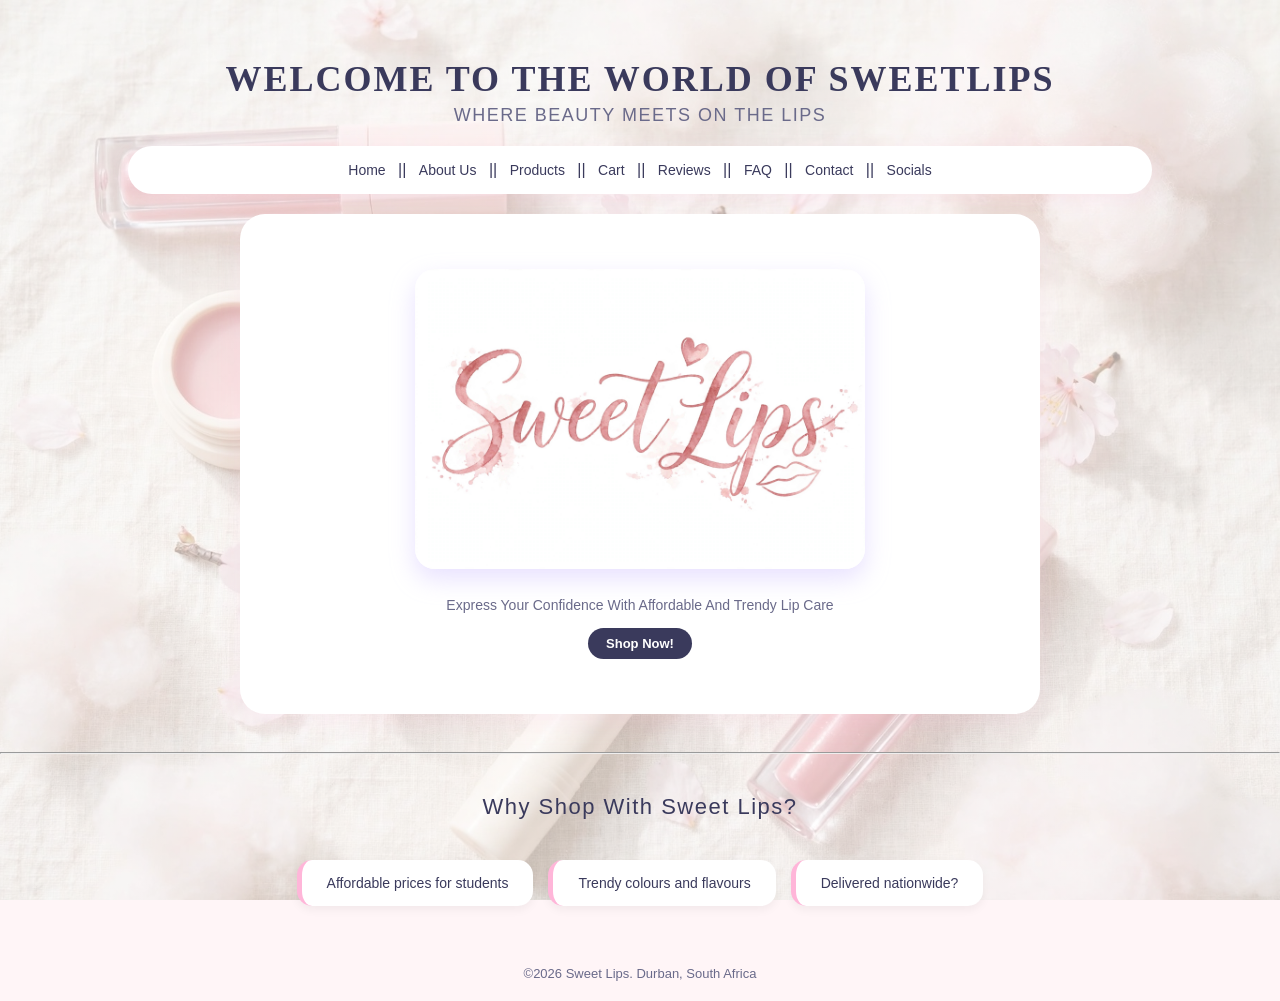
<file: index.html>
<!DOCTYPE html>
<html lang="en">
<head>
    <meta charset="UTF-8">
    <meta name="viewport" content="width=device-width, initial-scale=1.0">
    <title>Sweet Lips -Home </title>
    <link rel="stylesheet" href="css/style.css">
</head>
<body>
    <center> 
    <br> 
    <h1> WELCOME TO THE WORLD OF SWEETLIPS</h1>
    <h2>WHERE BEAUTY MEETS ON THE LIPS</h2>
    <nav> 
        <a href="index.html">Home</a> || 
        <a href="about.html">About Us</a> ||
        <a href="products.html">Products</a> ||
        <a href="cart.html">Cart</a> ||
        <a href="reviews.html">Reviews</a> ||
        <a href="faq.html">FAQ</a> ||
        <a href="contact.html">Contact</a> ||
         <a href="social.html">Socials</a> 
<br>
  </nav>
</header>
    <main>
        <center>
        <img src="images/Logo picture.jpeg" srcset="images/Logo picture.jpeg 480w, images/Logo picture.jpeg 768w, images/Logo picture.jpeg 1200w" sizes="(max-width:480px) 100vw, 50vw" alt="Sweet Lips Logo" class="home-pic" style="width:100%; max-width:450px; height:auto;">
         </center>
        <p>Express Your Confidence With Affordable And Trendy Lip Care</p>
        <a href="products.html">Shop Now!</a>
        
        
    </main>
    <br>
    <hr>
    <h2>Why Shop With Sweet Lips?</h2>
    <ul>
        <li>Affordable prices for students</li>
        <li>Trendy colours and flavours</li>
        <li>Delivered nationwide?</li>

    </ul>
    </body>
     </center>
    <footer>
        <P> &copy;2026 Sweet Lips. Durban, South Africa </P>
    </footer>
</file>
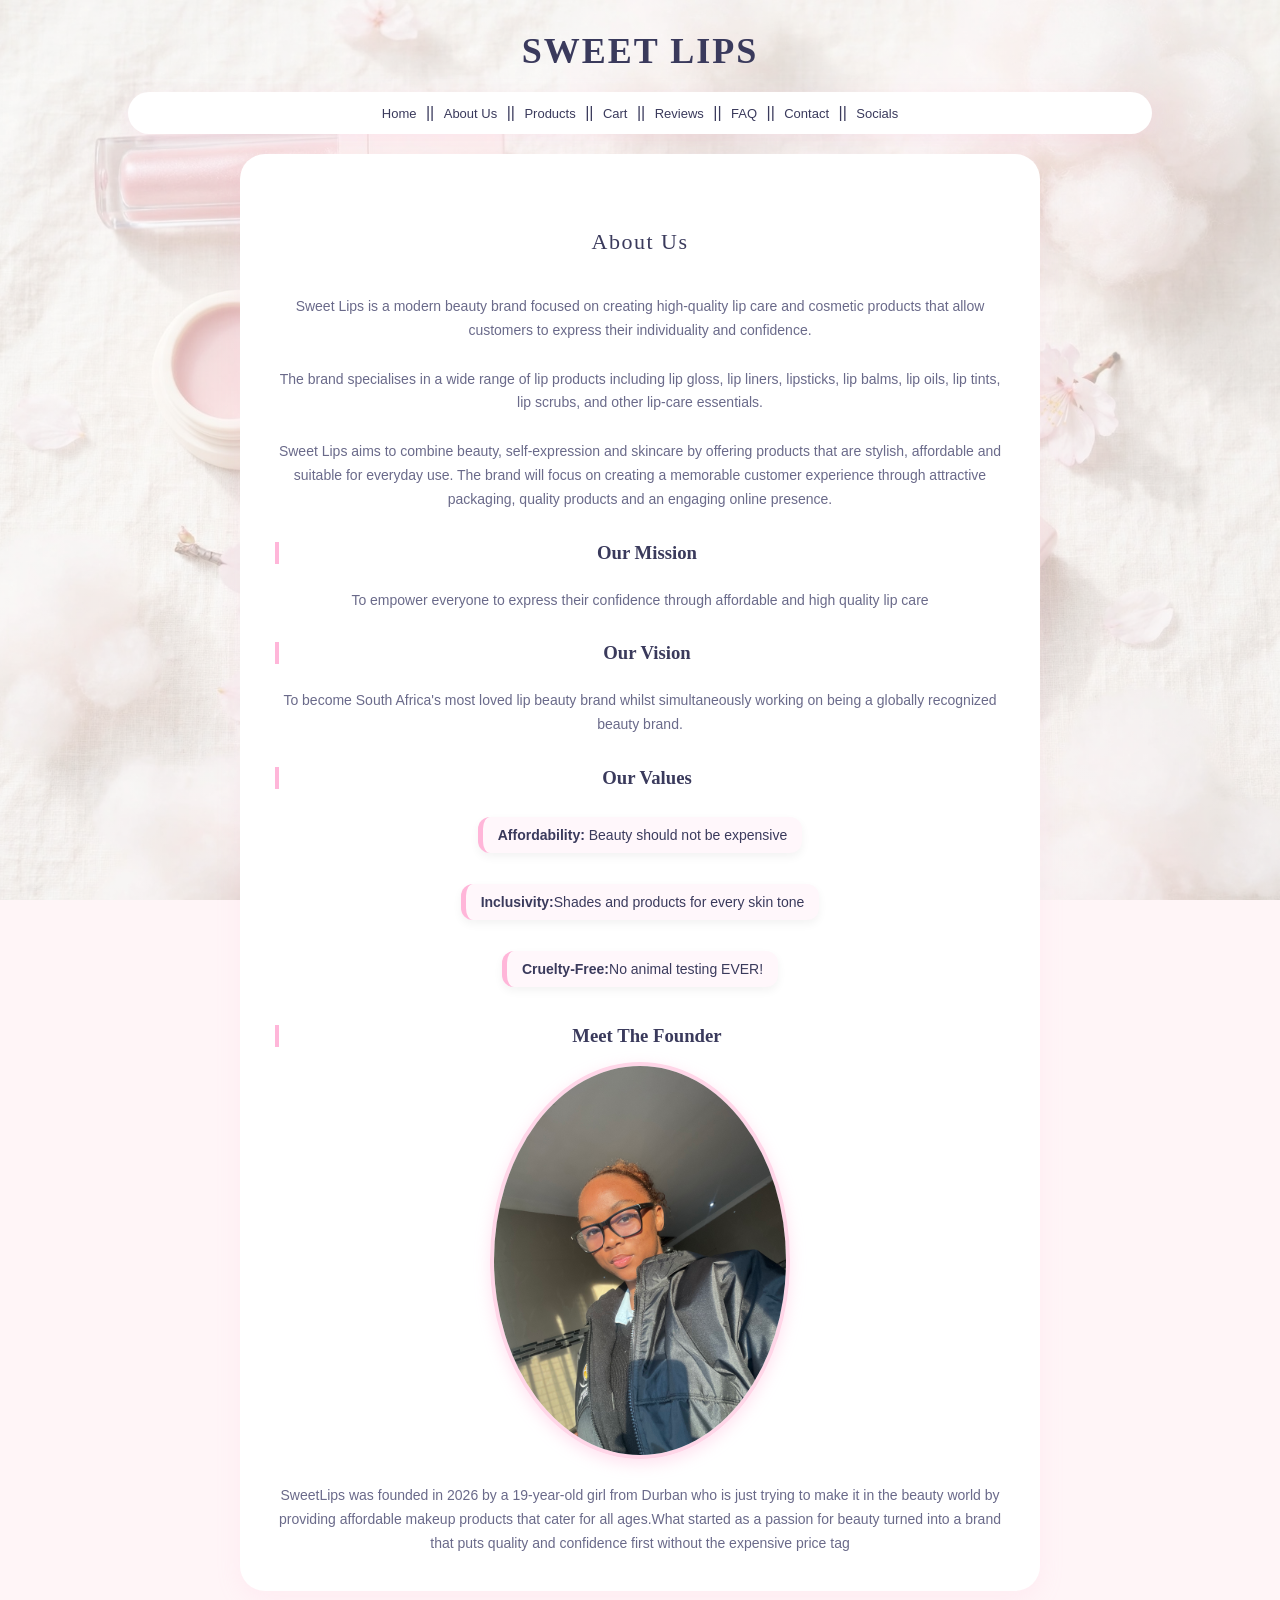
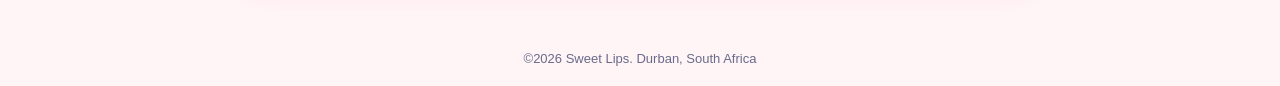
<file: about.html>
<!DOCTYPE html>
<html lang="en">
<head>
  <meta charset="UTF-8">
  <meta name="viewport" content="width=device-width, initial-scale=1.0">
  <title>Sweet Lips - About Us</title>
  <link rel="stylesheet" href="css/style.css"> 
</head>
<body>
  <header>
    <h1>SWEET LIPS</h1>
    <nav>
      <a href="index.html">Home</a> ||
      <a href="about.html">About Us</a> ||
      <a href="products.html">Products</a> ||
      <a href="cart.html">Cart</a> ||
      <a href="reviews.html">Reviews</a> ||
      <a href="faq.html">FAQ</a> ||
      <a href="contact.html">Contact</a> ||
      <a href="social.html">Socials</a>
    </nav>
  </header>
  <main>
    <h2>About Us</h2>
    <p>Sweet Lips is a modern beauty brand focused on creating high-quality lip care and cosmetic products that allow customers to express their individuality and confidence.</p>
    <p>The brand specialises in a wide range of lip products including lip gloss, lip liners, lipsticks, lip balms, lip oils, lip tints, lip scrubs, and other lip-care essentials.</p>
    <p>Sweet Lips aims to combine beauty, self-expression and skincare by offering products that are stylish, affordable and suitable for everyday use. The brand will focus on creating a memorable customer experience through attractive packaging, quality products and an engaging online presence.</p>
    <h3>Our Mission</h3>
    <p> To empower everyone to express their confidence through affordable and high quality lip care</p>
    <h3> Our Vision</h3>
    <p> To become South Africa's most loved lip beauty brand whilst simultaneously working on being a globally recognized beauty brand.</p>
    <h3>Our Values</h3>
    <ul>
        <li><b>Affordability:</b> Beauty should not be expensive </li>
        <li><b>Inclusivity:</b>Shades and products for every skin tone </li>
         <li><b>Cruelty-Free:</b>No animal testing EVER!</li>
    </ul>
    <h3> Meet The Founder</h3>
    <img src="images/IMG_1585.jpeg" srcset="images/IMG_1585.jpeg 480w, images/IMG_1585.jpeg 768w, images/IMG_1585.jpeg 1200w" sizes="(max-width:480px) 90vw, (max-width:768px) 50vw, 30vw" 
    alt="The CEO - Founder of Sweet Lips" 
    class="about-pic" 
    style="width:100%; max-width:300px; height:auto; border-radius:50%;">
    <p> SweetLips was founded in 2026 by a 19-year-old girl from Durban who is just trying to make it in the beauty world by providing affordable makeup products that cater for all ages.What started as a passion for beauty turned into a brand that puts quality and confidence first without the expensive price tag</p>
 </main>
  <footer>
    <p>&copy;2026 Sweet Lips. Durban, South Africa</p>
  </footer>
</body>
</html>
</file>
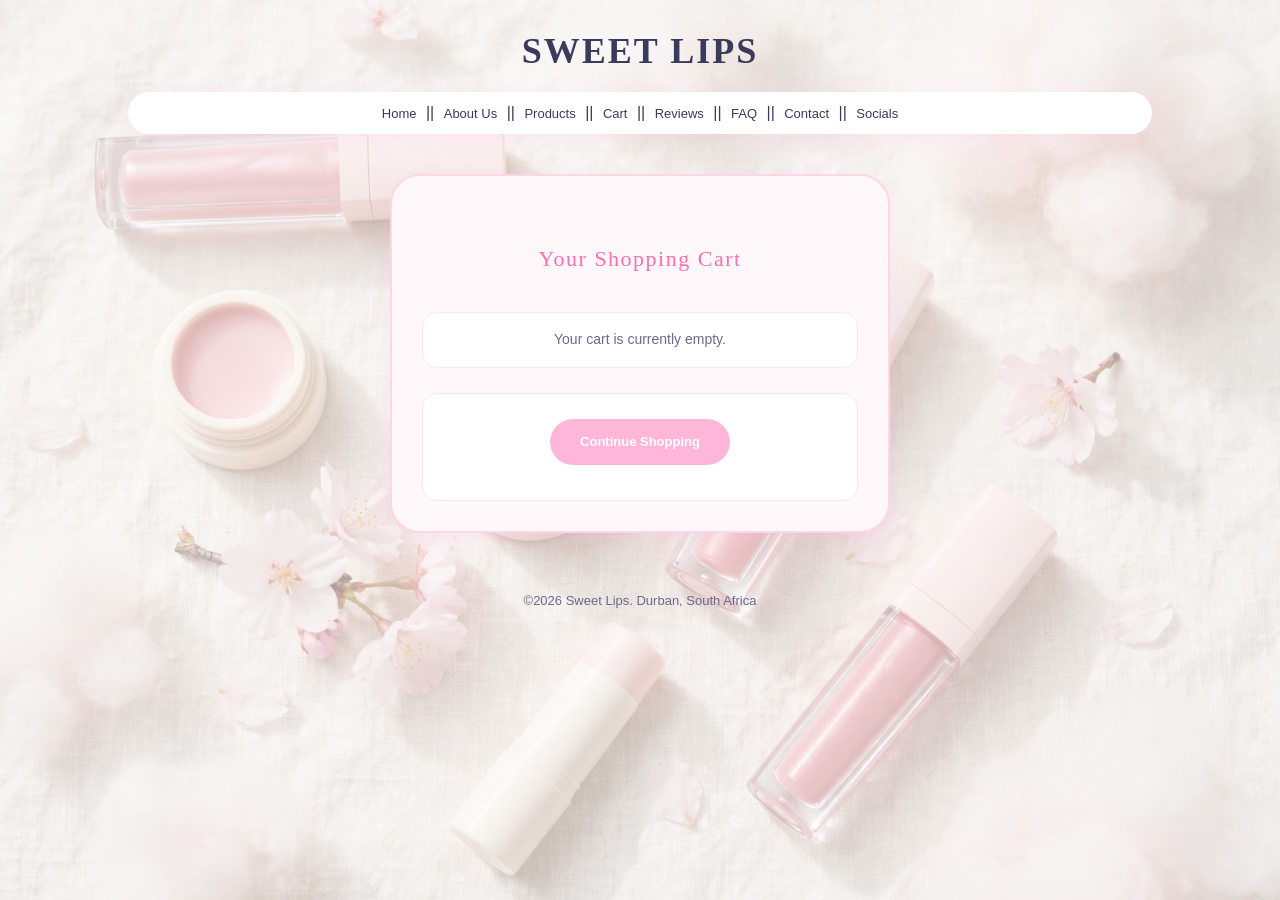
<file: cart.html>
<!DOCTYPE html>
<html lang="en">
<head>
  <meta charset="UTF-8">
  <meta name="viewport" content="width=device-width, initial-scale=1.0">
  <title>Sweet Lips - Cart</title>
   <link rel="stylesheet" href="css/style.css"> 
  
</head>
<body class="cart-page">
  <header>
    <h1>SWEET LIPS</h1>
    <nav>
      <a href="index.html">Home</a> ||
      <a href="about.html">About Us</a> ||
      <a href="products.html">Products</a> ||
      <a href="cart.html">Cart</a> ||
      <a href="reviews.html">Reviews</a> ||
      <a href="faq.html">FAQ</a> ||
      <a href="contact.html">Contact</a> ||
      <a href="social.html">Socials</a>
    </nav>
  </header>
  <main>
    <h2>Your Shopping Cart</h2>
    <p>Your cart is currently empty.</p>
    <p><a href="products.html">Continue Shopping</a></p>
  </main>
  <footer>
    <p>&copy;2026 Sweet Lips. Durban, South Africa</p>
  </footer>
</body>
</html>
</file>
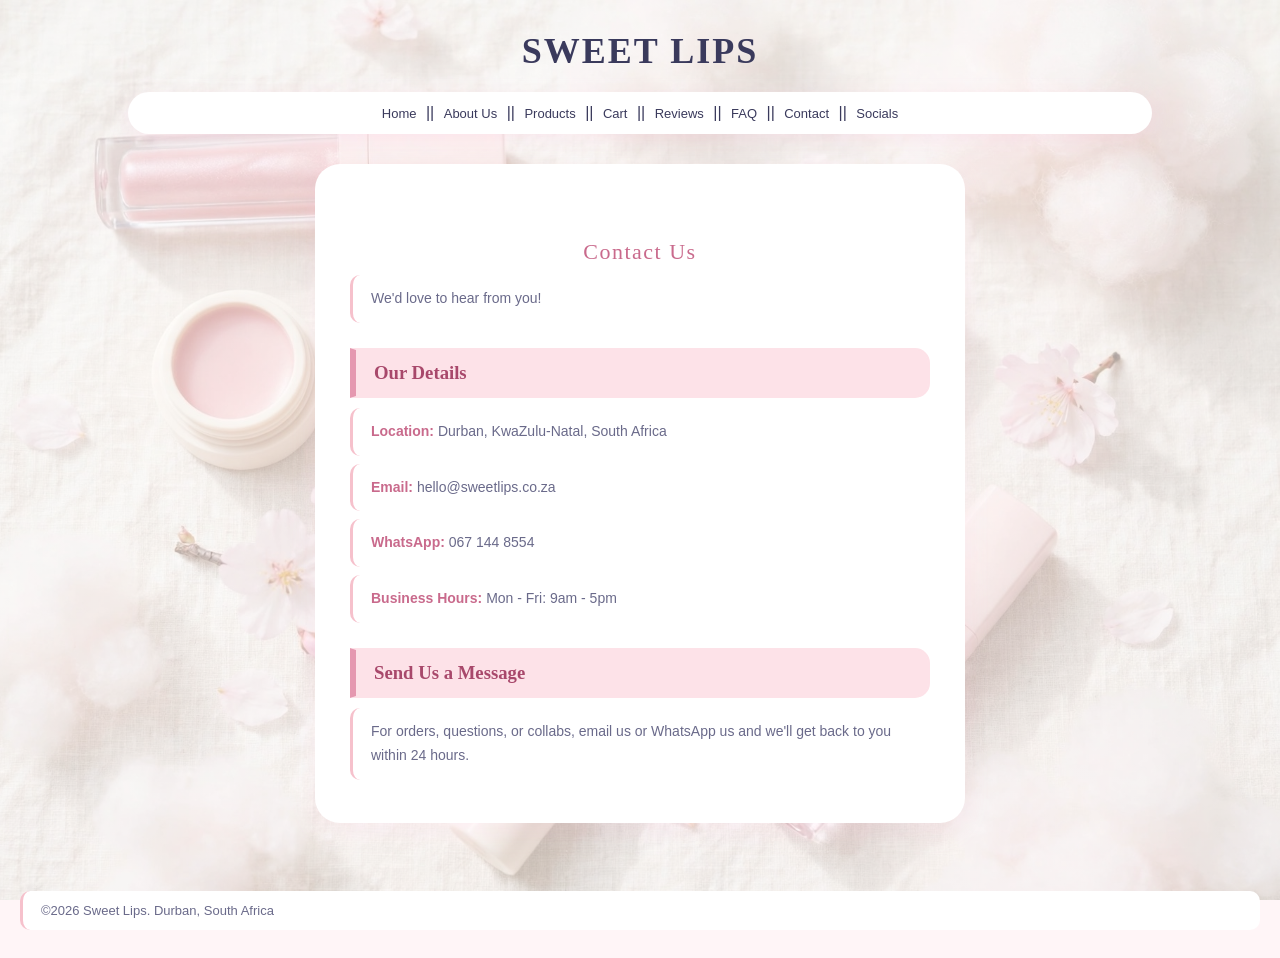
<file: contact.html>
<!DOCTYPE html>
<html lang="en">
<head>
  <meta charset="UTF-8">
  <meta name="viewport" content="width=device-width, initial-scale=1.0">
  <title>Sweet Lips - Contact</title>
  <link rel="stylesheet" href="css/style.css"> 
</head>
<body class="contact-page">
  <header>
    <h1>SWEET LIPS</h1>
    <nav>
      <a href="index.html">Home</a> ||
      <a href="about.html">About Us</a> ||
      <a href="products.html">Products</a> ||
      <a href="cart.html">Cart</a> ||
      <a href="reviews.html">Reviews</a> ||
      <a href="faq.html">FAQ</a> ||
      <a href="contact.html">Contact</a> ||
      <a href="social.html">Socials</a>
    </nav>
  </header>
  <main>
    <h2>Contact Us</h2>
    <p>We'd love to hear from you!</p>
   
    <h3>Our Details</h3>
    <p><b>Location:</b> Durban, KwaZulu-Natal, South Africa</p>
    <p><b>Email:</b> hello@sweetlips.co.za</p>
    <p><b>WhatsApp:</b> 067 144 8554</p>
    <p><b>Business Hours:</b> Mon - Fri: 9am - 5pm</p>
   
    <h3>Send Us a Message</h3>
    <p>For orders, questions, or collabs, email us or WhatsApp us and we'll get back to you within 24 hours.</p>
  </main>
  <footer>
    <p>&copy;2026 Sweet Lips. Durban, South Africa</p>
  </footer>
</body>
</html>
</file>
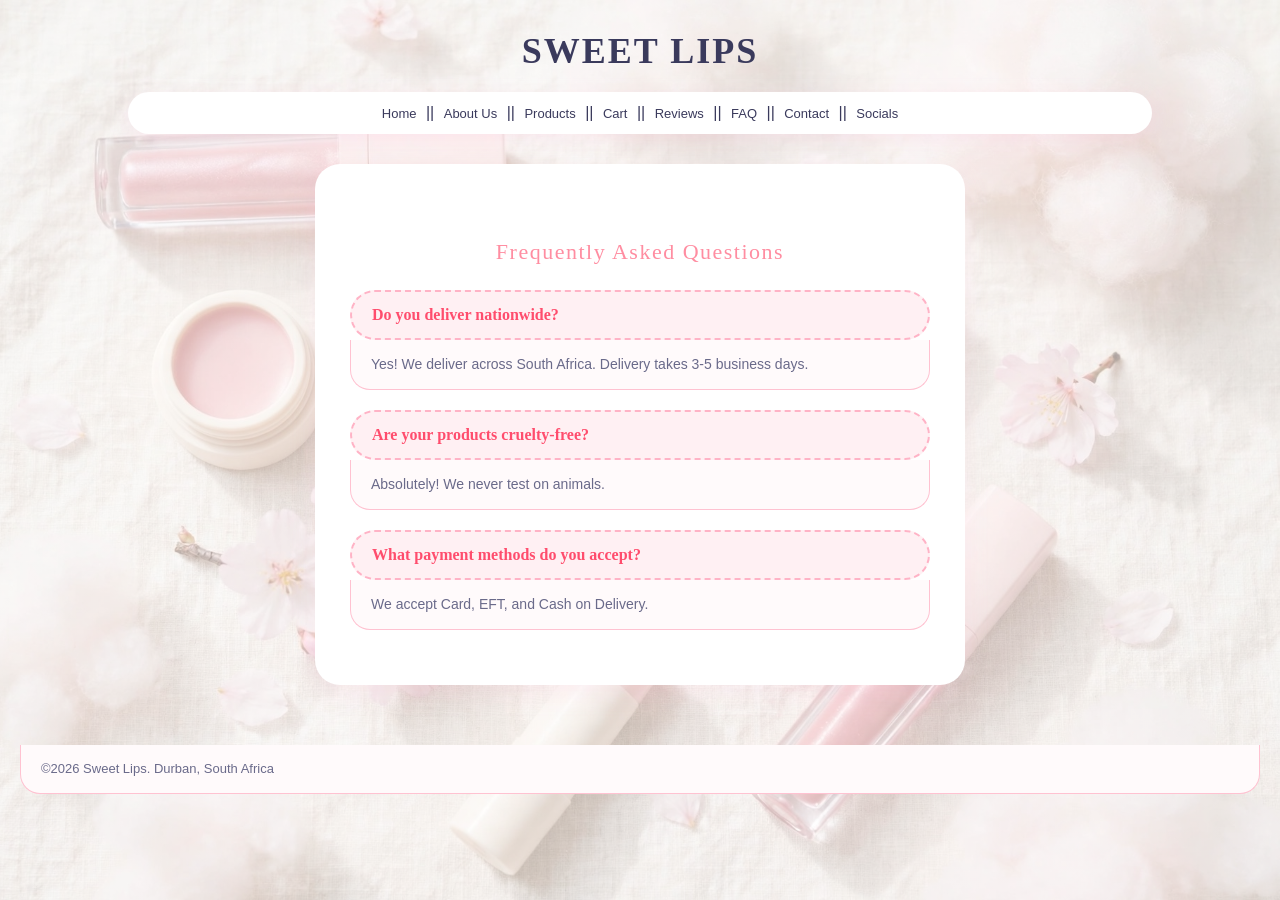
<file: faq.html>
<!DOCTYPE html>
<html lang="en">
<head>
  <meta charset="UTF-8">
  <meta name="viewport" content="width=device-width, initial-scale=1.0">
  <title>Sweet Lips - FAQ</title>
   <link rel="stylesheet" href="css/style.css"> 
</head>
<body class="faq-page">
  <header>
    <h1>SWEET LIPS</h1>
    <nav>
      <a href="index.html">Home</a> ||
      <a href="about.html">About Us</a> ||
      <a href="products.html">Products</a> ||
      <a href="cart.html">Cart</a> ||
      <a href="reviews.html">Reviews</a> ||
      <a href="faq.html">FAQ</a> ||
      <a href="contact.html">Contact</a> ||
      <a href="social.html">Socials</a>
    </nav>
  </header>
  <main>
    <h2>Frequently Asked Questions</h2>
    <h3>Do you deliver nationwide?</h3>
    <p>Yes! We deliver across South Africa. Delivery takes 3-5 business days.</p>
    <h3>Are your products cruelty-free?</h3>
    <p>Absolutely! We never test on animals.</p>
    <h3>What payment methods do you accept?</h3>
    <p>We accept Card, EFT, and Cash on Delivery.</p>
  </main>
  <footer>
    <p>&copy;2026 Sweet Lips. Durban, South Africa</p>
  </footer>
</body>
</html>
</file>
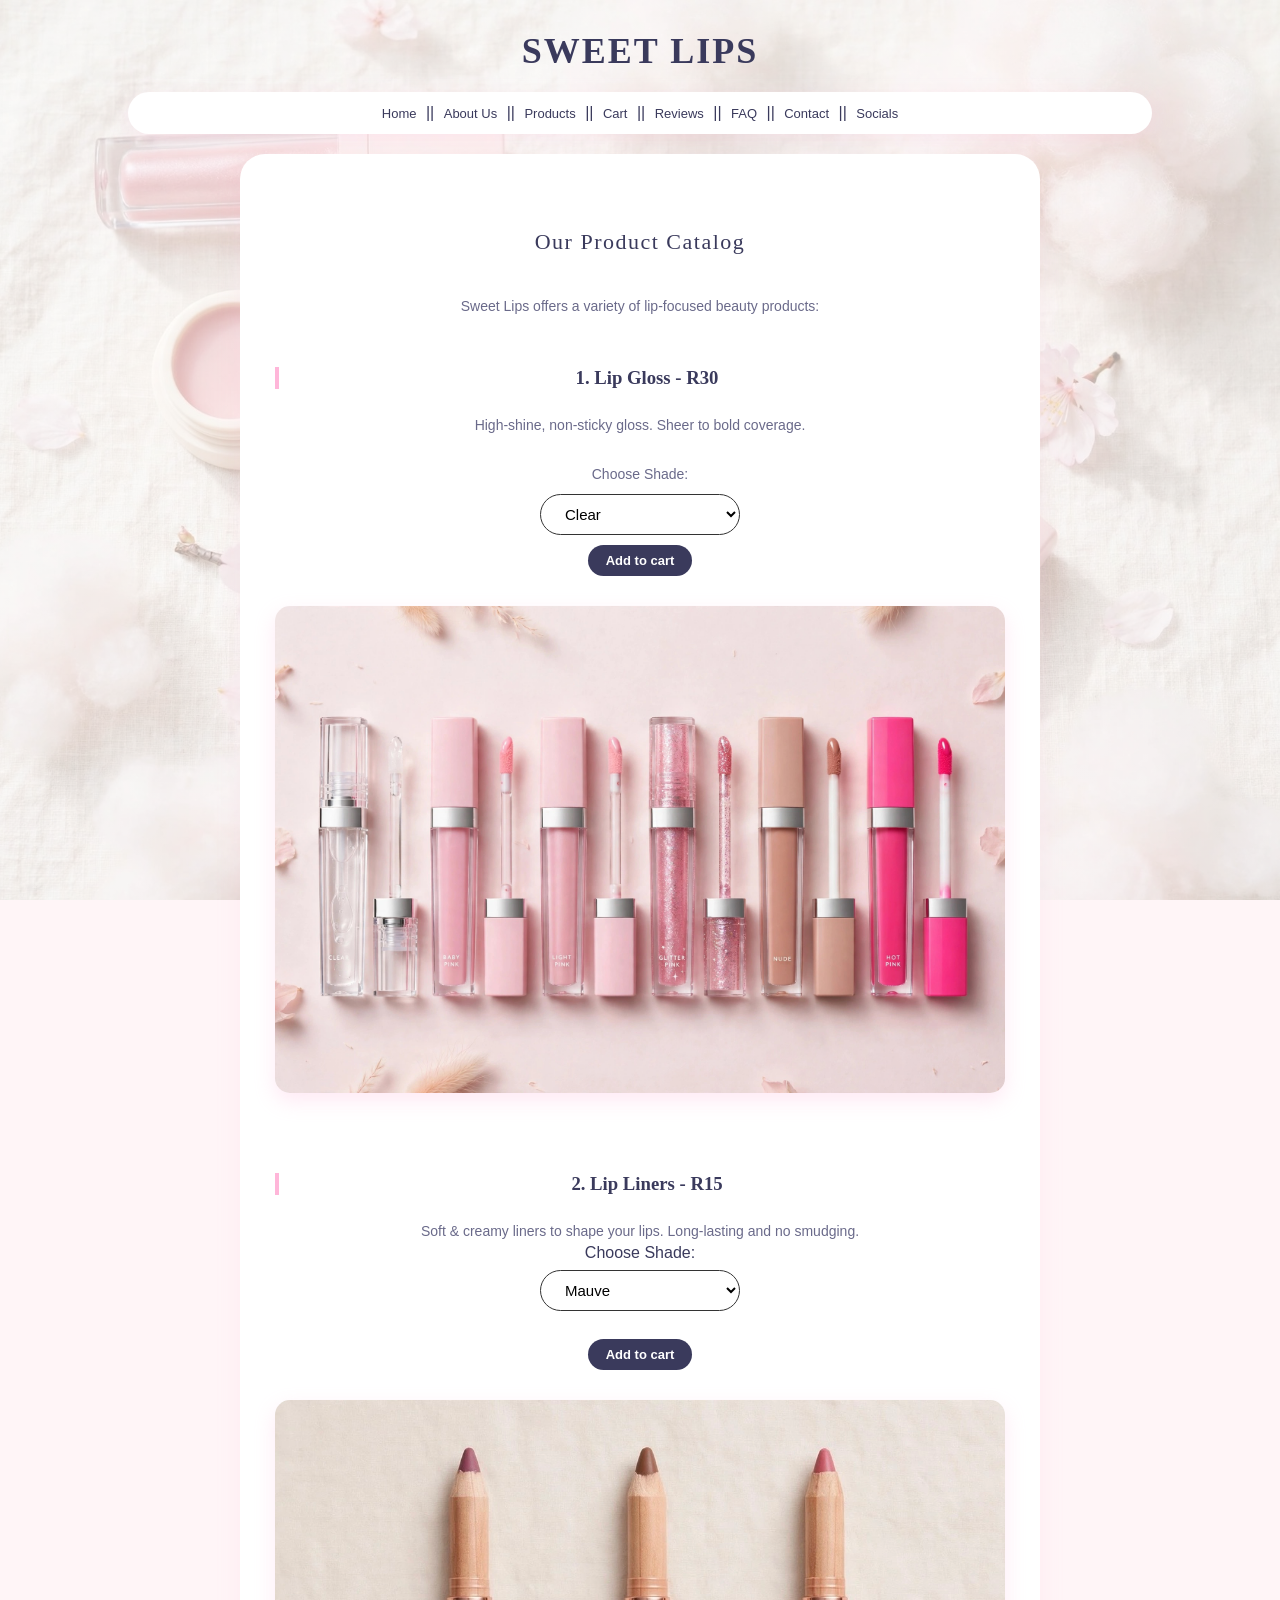
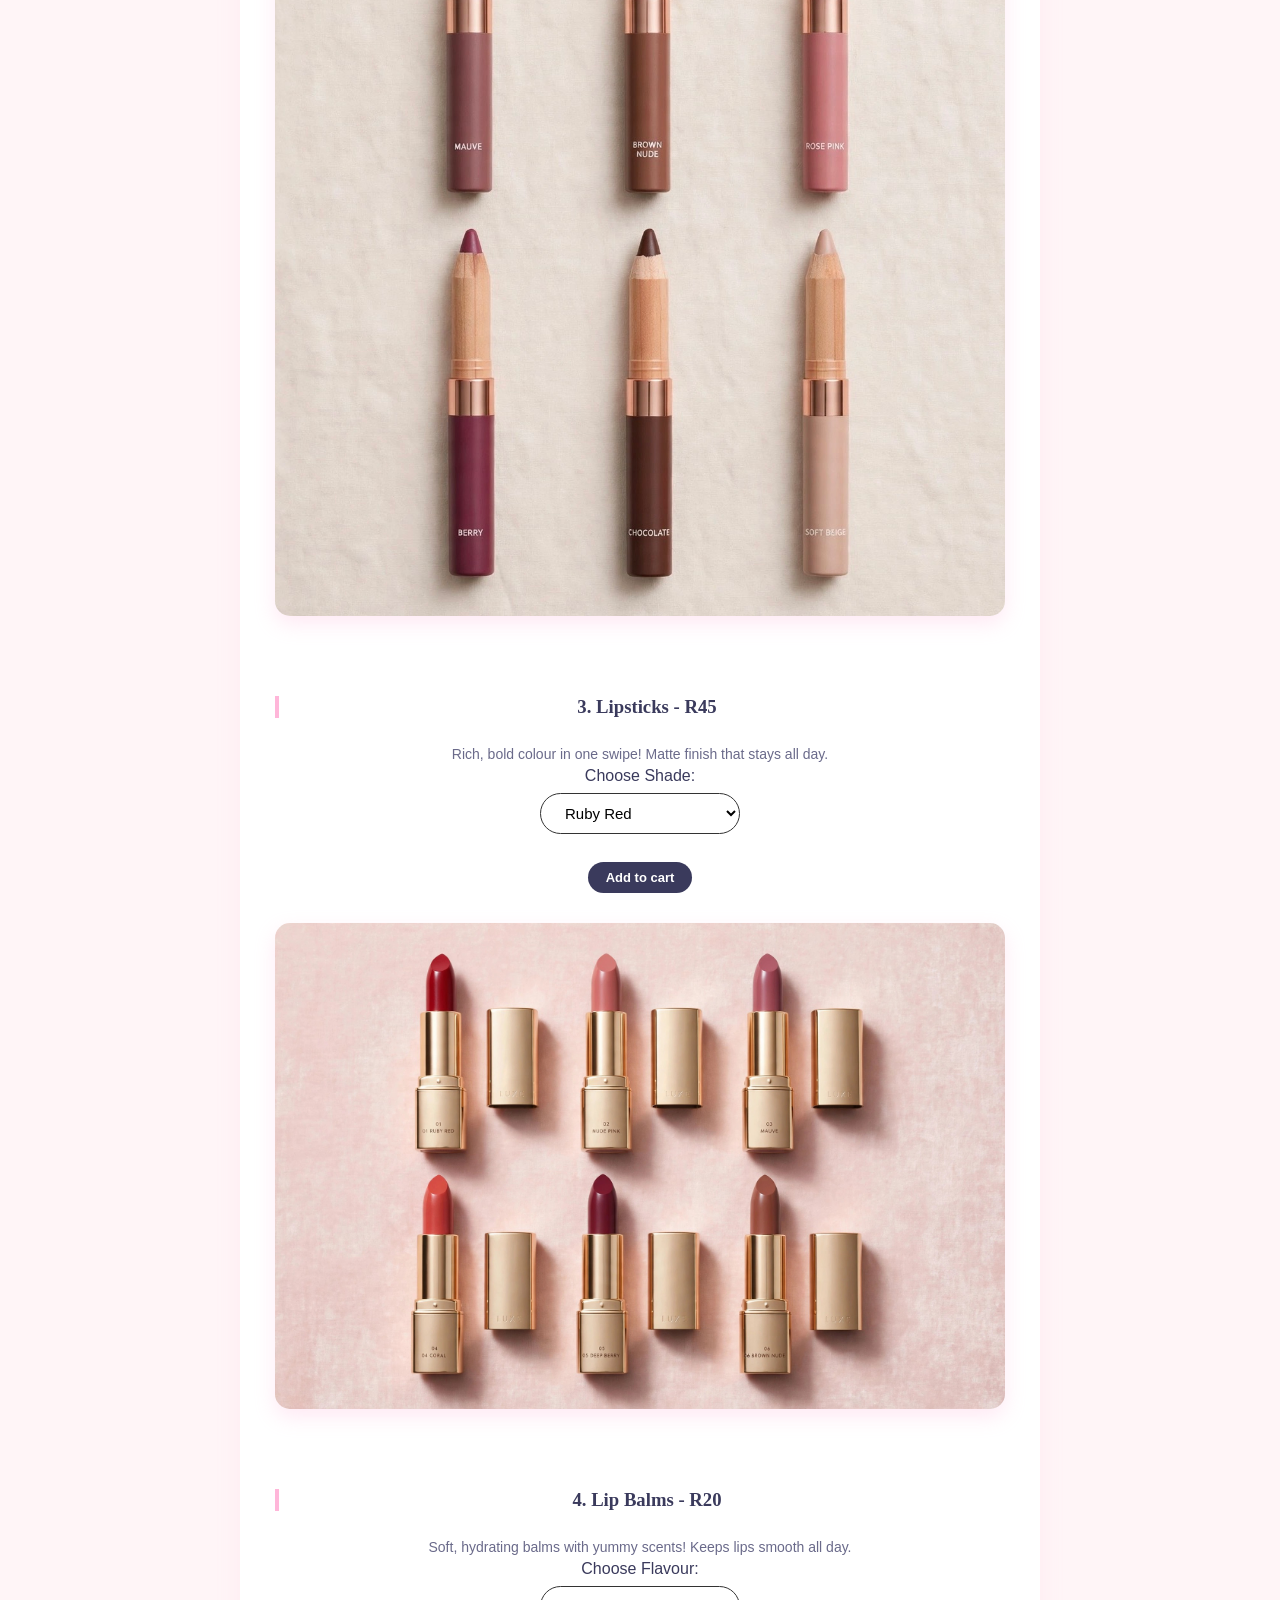
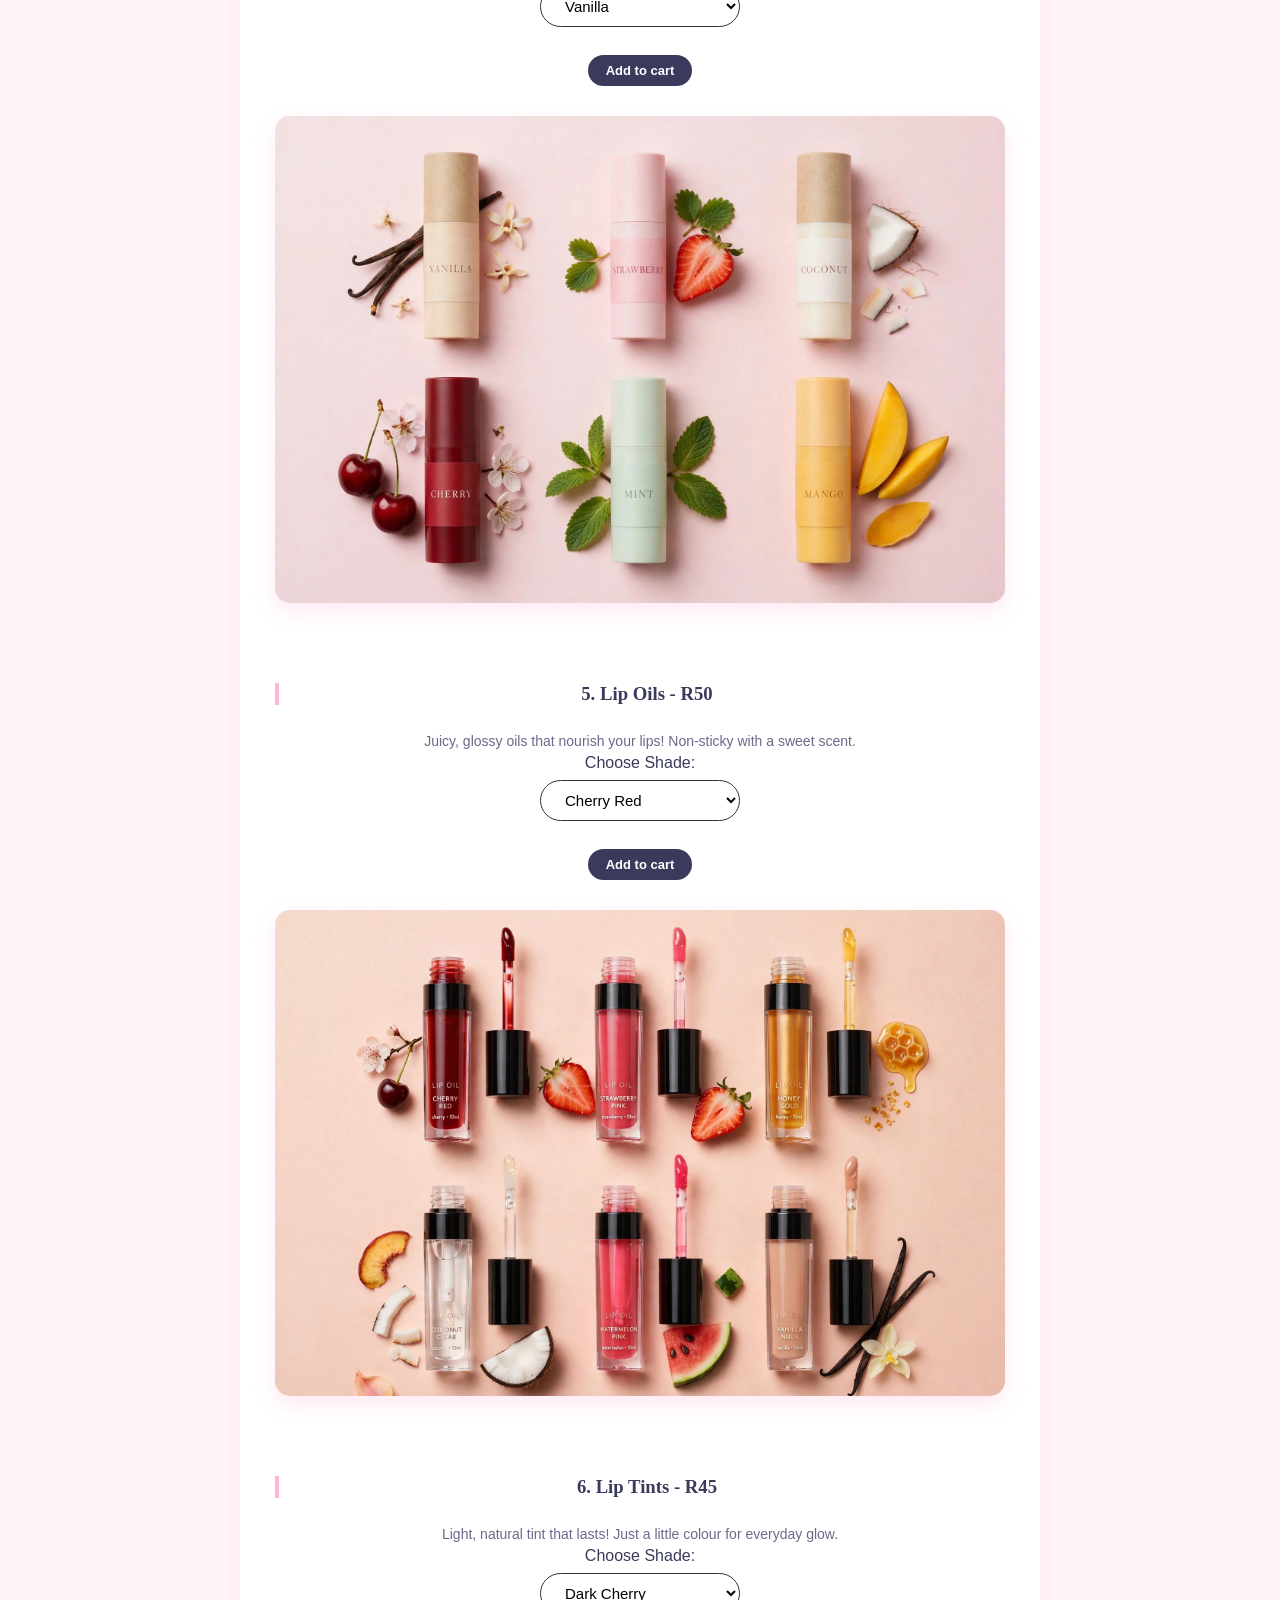
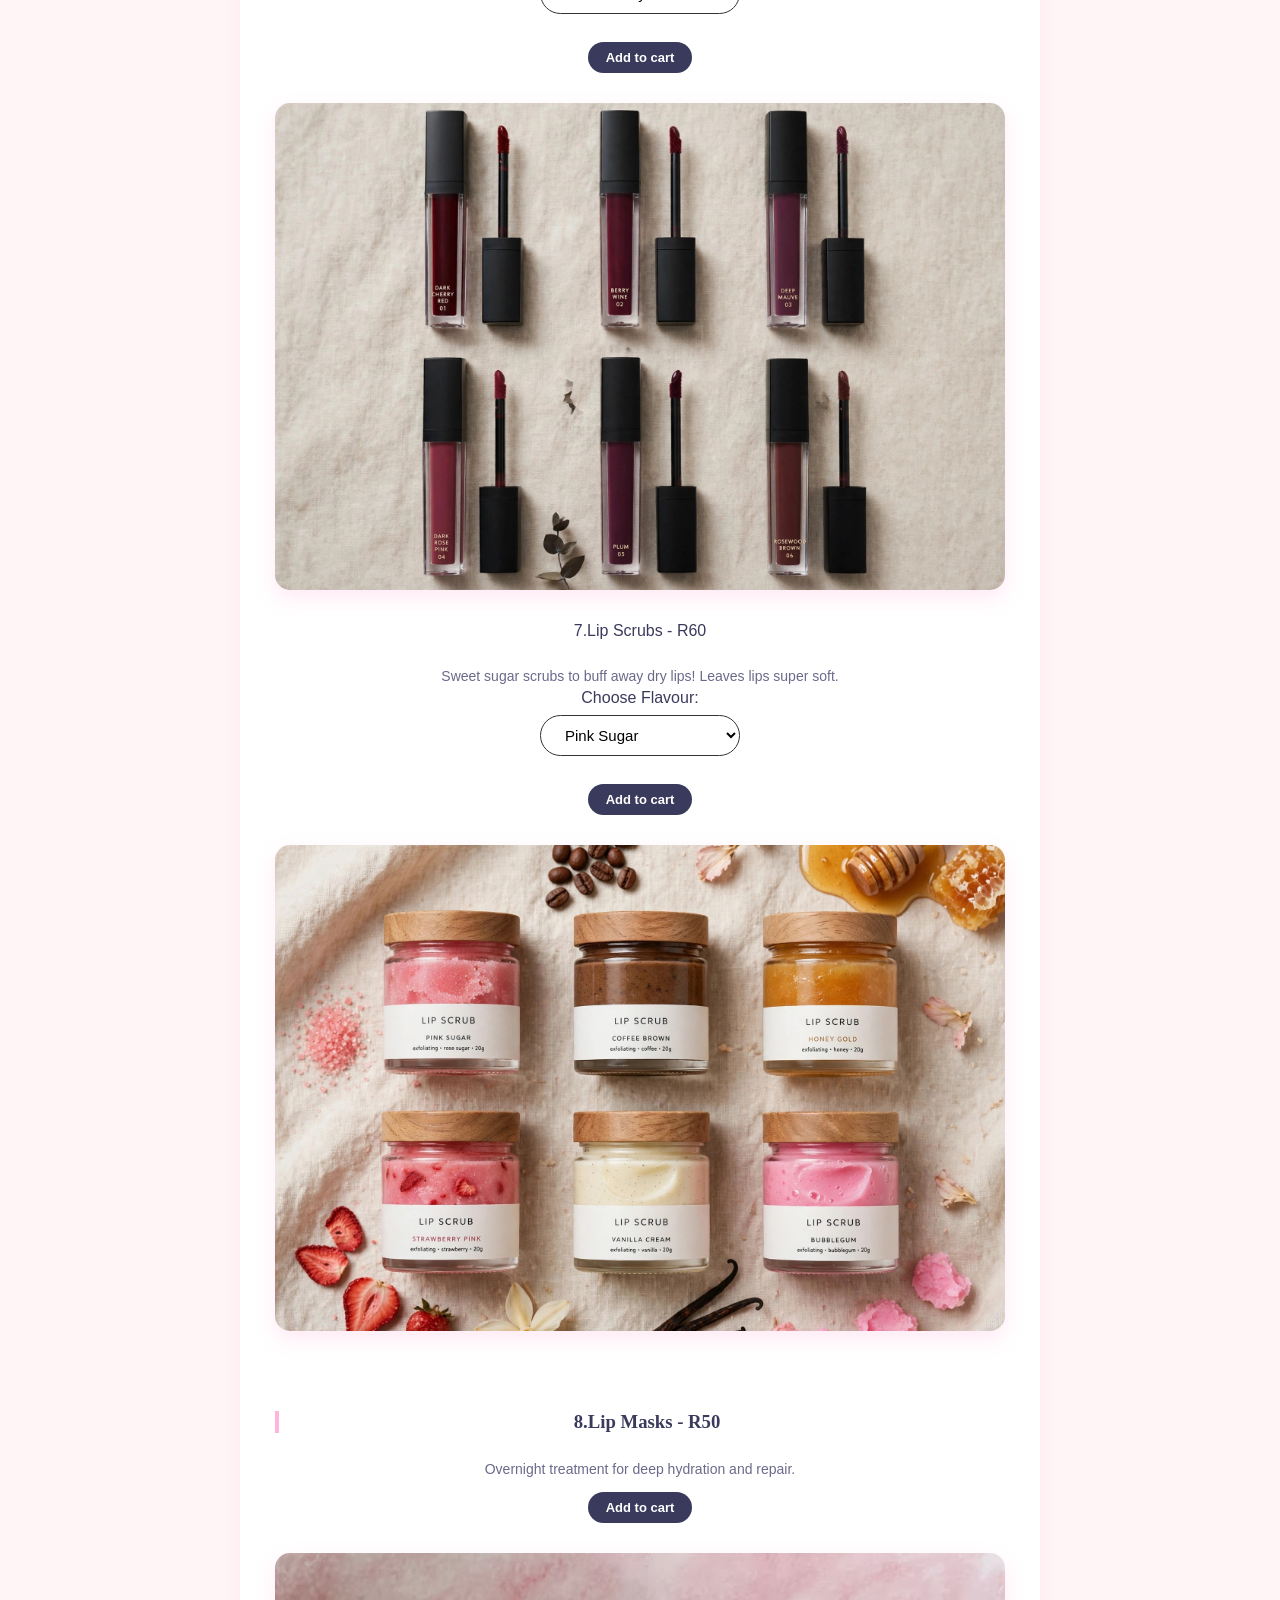
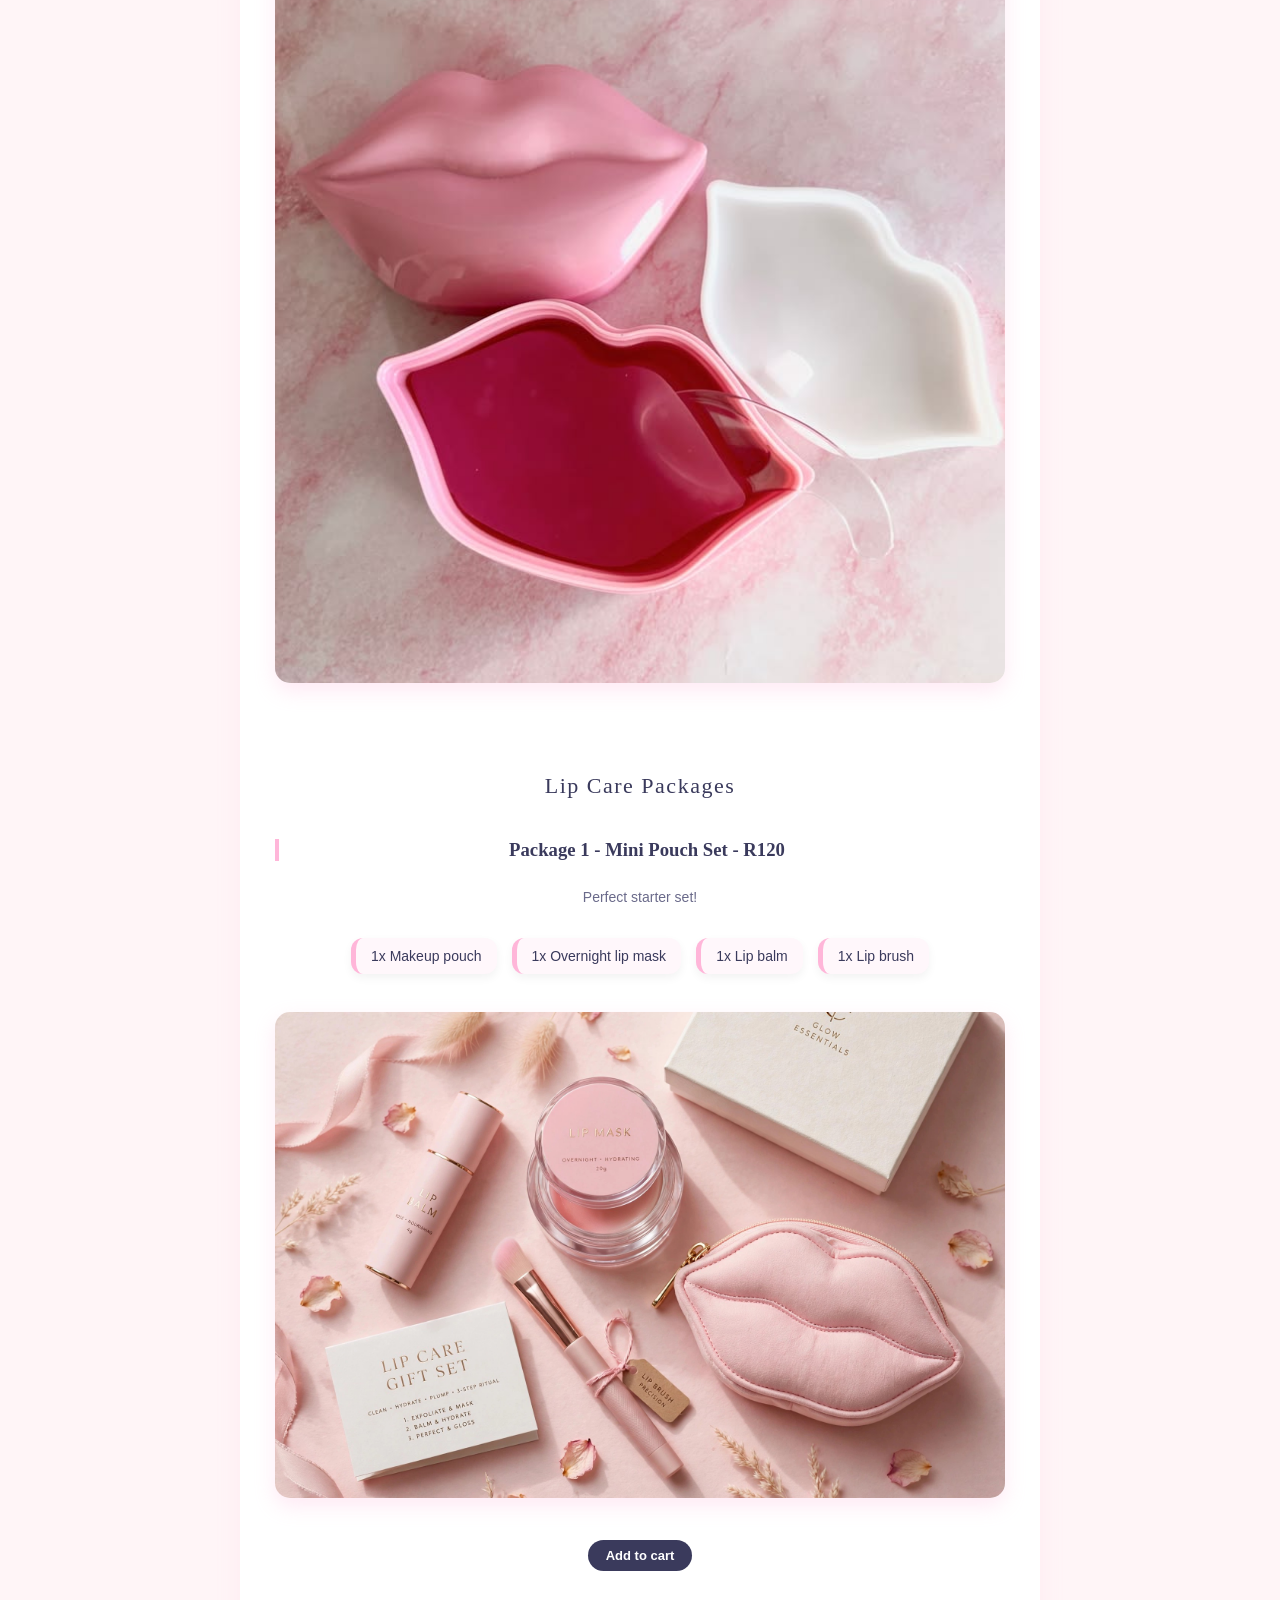
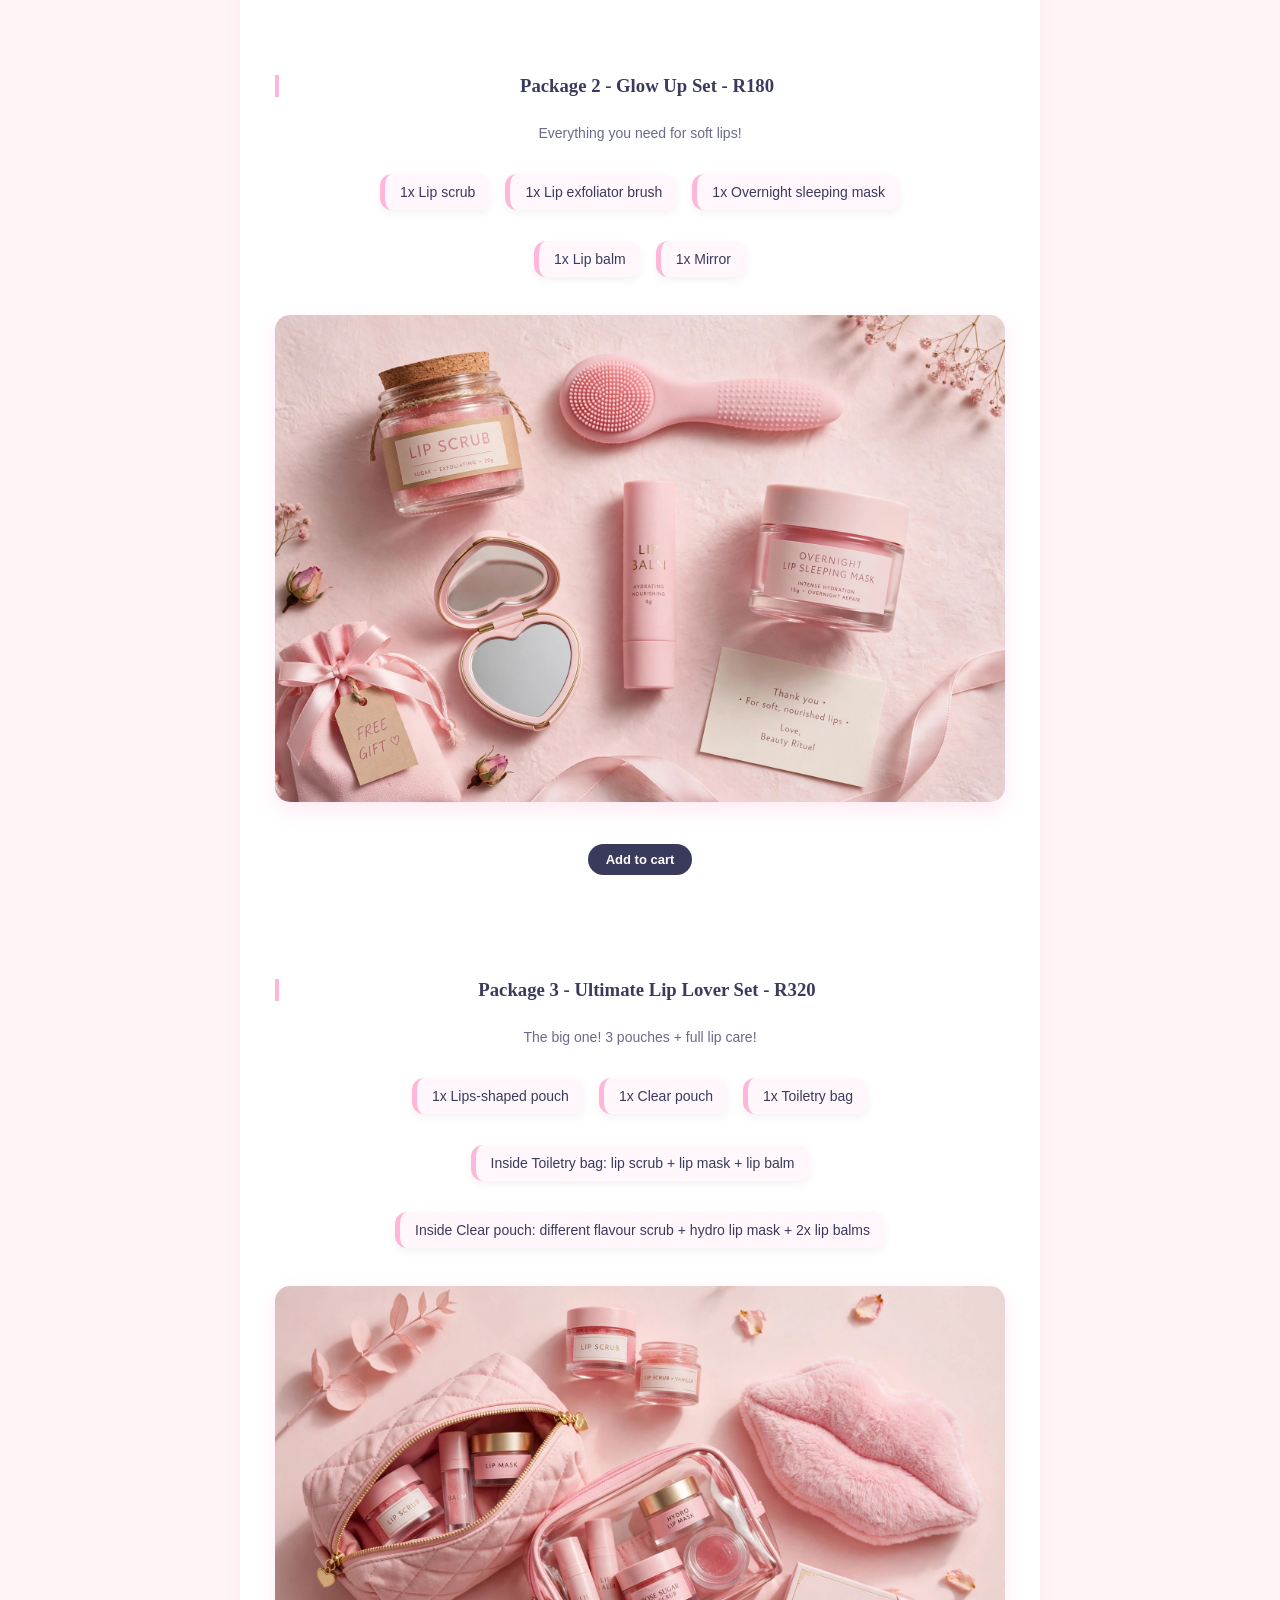
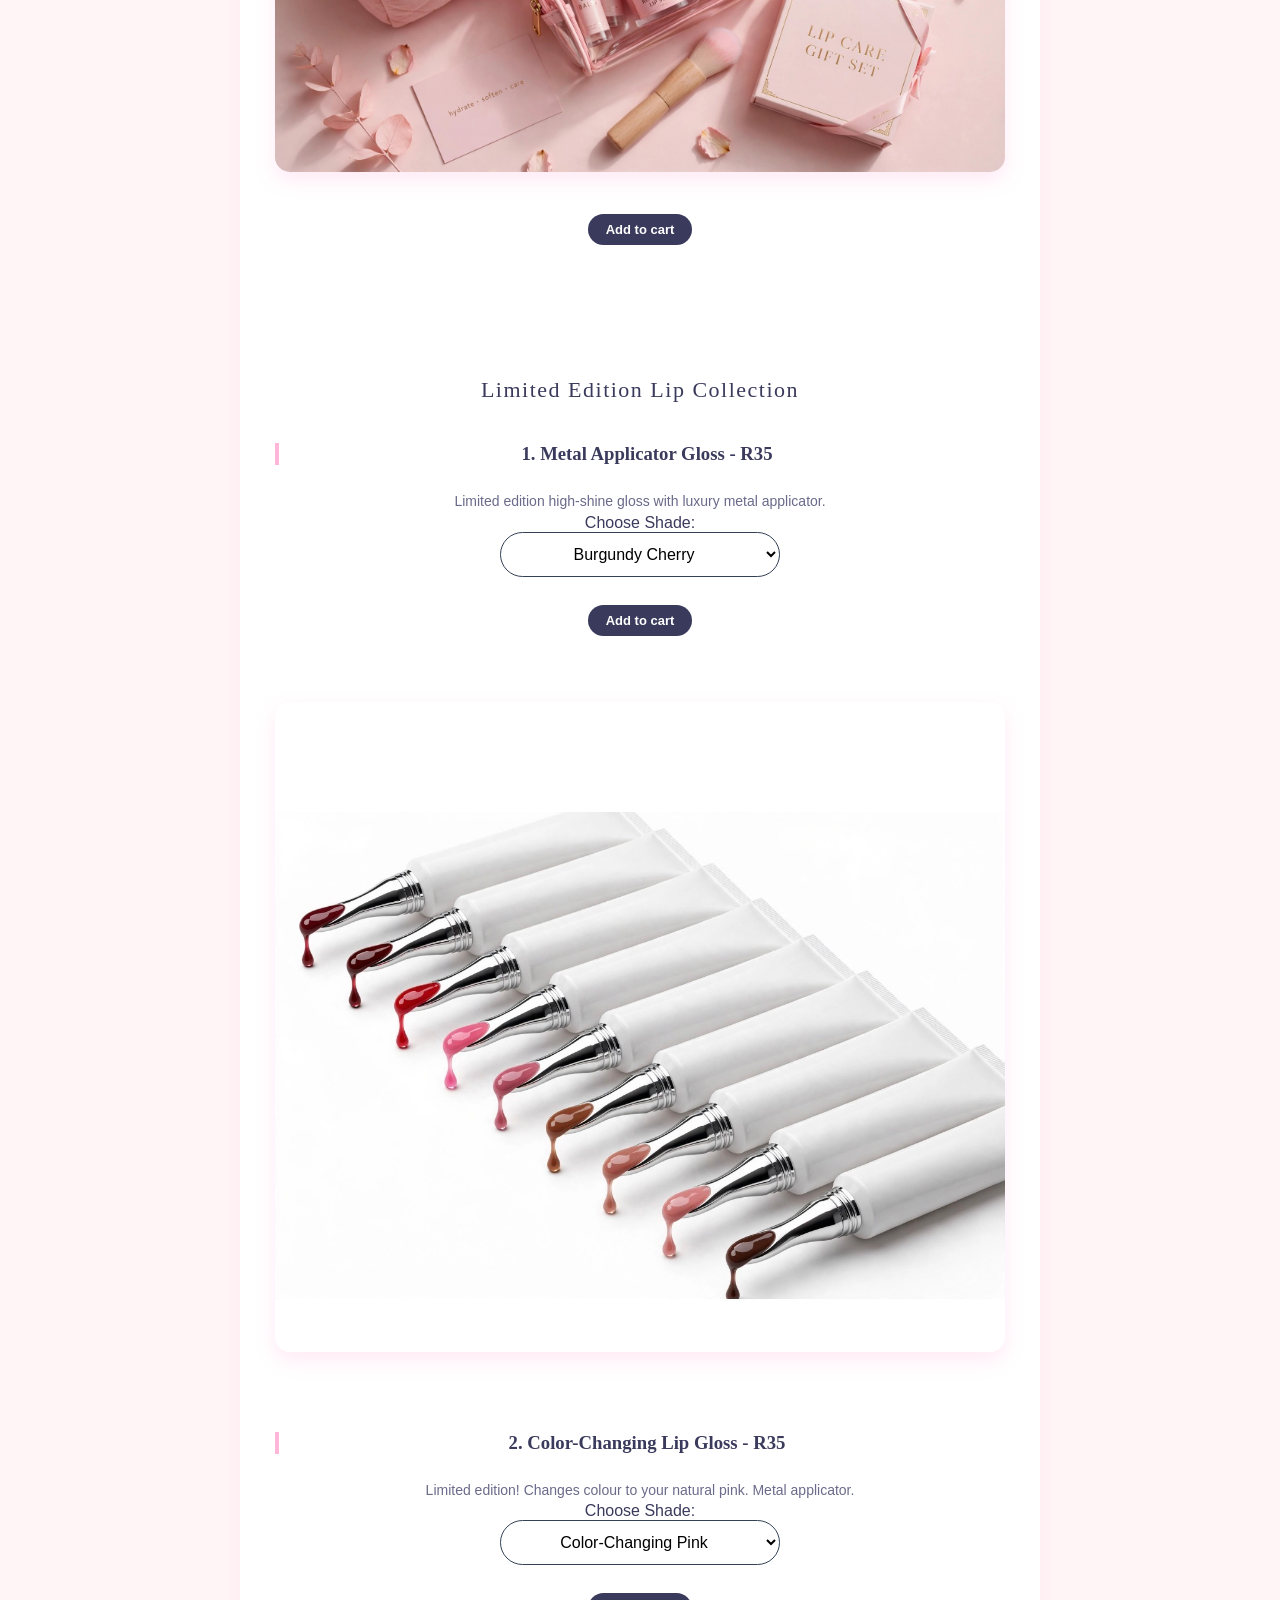
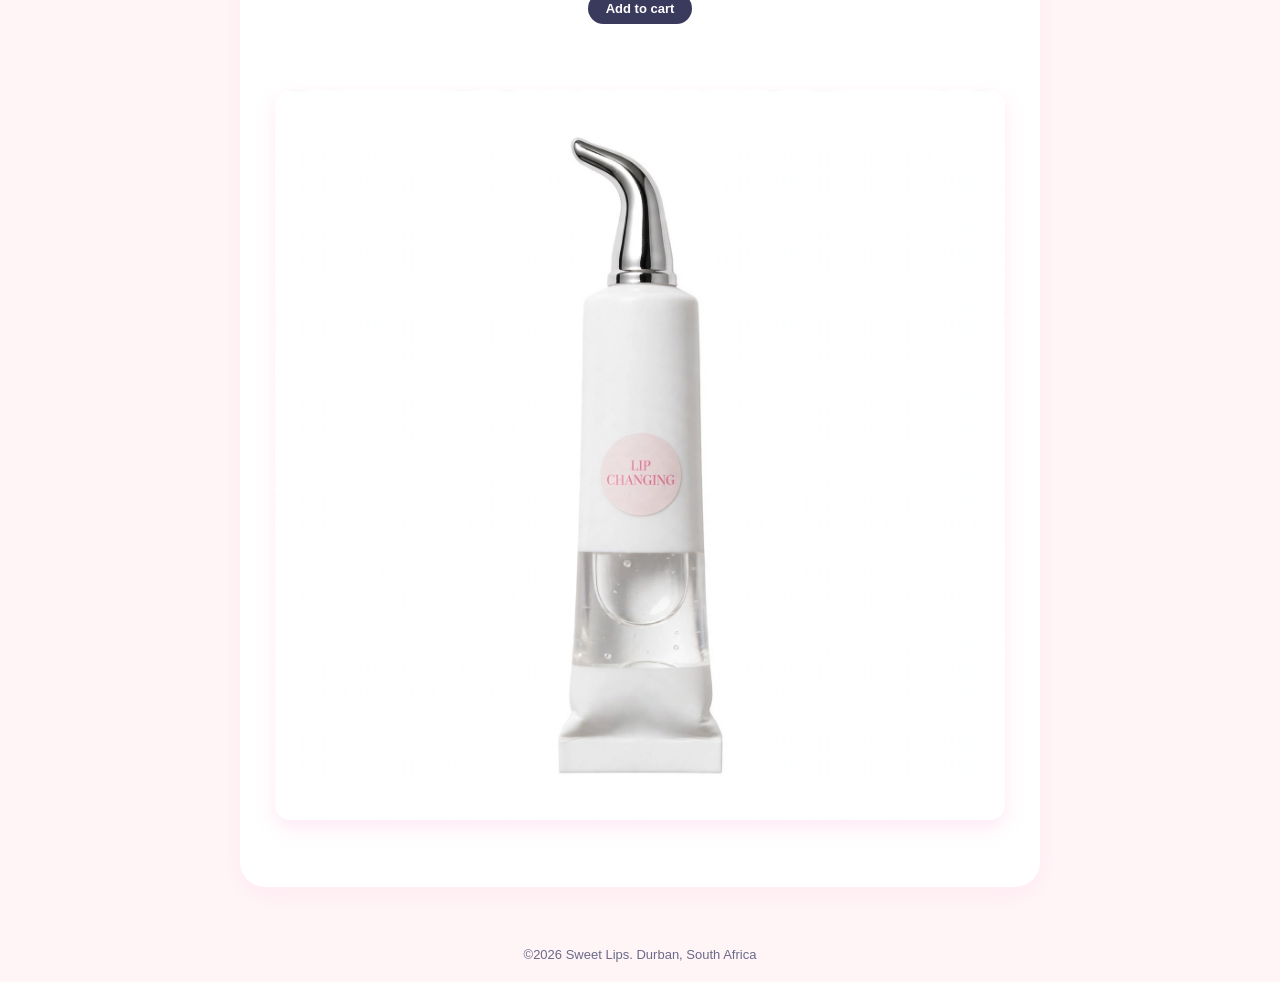
<file: products.html>
<!DOCTYPE html>
<html lang="en">
<head>
  <meta charset="UTF-8">
  <meta name="viewport" content="width=device-width, initial-scale=1.0">
  <title>Sweet Lips - Products</title>
  <link rel="stylesheet" href="css/style.css"> 
</head>
<body>
  <header>
    <h1>SWEET LIPS</h1>
    <nav>
      <a href="index.html">Home</a> ||
      <a href="about.html">About Us</a> ||
      <a href="products.html">Products</a> ||
      <a href="cart.html">Cart</a> ||
      <a href="reviews.html">Reviews</a> ||
      <a href="faq.html">FAQ</a> ||
      <a href="contact.html">Contact</a> ||
      <a href="social.html">Socials</a>
    </nav>
  </header>
  <main>
    <div class="product-grid"></div>
    <h2>Our Product Catalog</h2>
    <p>Sweet Lips offers a variety of lip-focused beauty products:</p>
   
    <div class="product-card">
    <br>
    <h3>1. Lip Gloss - R30</h3>
    <p>High-shine, non-sticky gloss. Sheer to bold coverage.</p>

<p>
  Choose Shade:<br>
  <select style="
    padding: 10px 20px;
    border-radius: 25px;
    border: 1.5px solid #333;
    background: white;
    font-family: inherit;
    font-size: 15px;
    min-width: 200px;
    margin-top: 8px;
  ">
    <option>Clear</option>
    <option>Baby Pink</option>
    <option>Light Pink</option>
    <option>Glitter Pink</option>
    <option>Nude</option>
    <option>Hot Pink</option>
  </select>
</p>
    <center>
    <a href="cart.html">Add to cart</a>
    </center>
    <img src="images/lipgloss collection.jpeg" srcset="images/lipgloss collection.jpeg 480w, images/lipgloss collection.jpeg 768w, images/lipgloss collection.jpeg 1200w" sizes="(max-width:480px) 100vw, (max-width:768px) 50vw, 33vw" alt="Lipgloss Collection" style="width:100%; height:auto; border-radius:15px;">
   </div> 

    <br>

    <div class="product-card">  
    <br>
   <h3>2. Lip Liners - R15</h3>
    <p>Soft & creamy liners to shape your lips. Long-lasting and no smudging.</p>

Choose Shade:<br>
  <select style="
    padding: 10px 20px;
    border-radius: 25px;
    border: 1.5px solid #333;
    background: white;
    font-family: inherit;
    font-size: 15px;
    min-width: 200px;
    margin-top: 8px;
  ">
  <option>Mauve</option>
  <option>Brown Nude</option>
  <option>Rose Pink</option>
  <option>Berry</option>
  <option>Chocolate</option>
  <option>Soft Beige</option>
  </select>


<br><br>
    <center>
    <a href="cart.html">Add to cart</a>
    </center>
<img src="images/lip linerss.jpeg" srcset="images/lip linerss.jpeg 480w, images/lip linerss.jpeg 768w, images/lip linerss.jpeg 1200w" sizes="(max-width:480px) 100vw, 50vw, 33vw" alt="Lip Liners" style="width:100%; height:auto; border-radius:15px;">
   </div>
    
   <br>
    
   <div class="product-card">
    <br>
   <h3>3. Lipsticks - R45</h3>
   <p>Rich, bold colour in one swipe! Matte finish that stays all day.</p>

Choose Shade:<br>
   <select style="
    padding: 10px 20px;
    border-radius: 25px;
    border: 1.5px solid #333;
    background: white;
    font-family: inherit;
    font-size: 15px;
    min-width: 200px;
    margin-top: 8px;
  ">
  <option>Ruby Red</option>
  <option>Nude Pink</option>
  <option>Mauve</option>
  <option>Coral</option>
  <option>Deep Berry</option>
  <option>Brown Nude</option>
  </select>

<br><br>
    <center>
    <a href="cart.html">Add to cart</a>
     </center>
   <img src="images/neww lipsticks.jpeg" srcset="images/neww lipsticks.jpeg 480w, images/neww lipsticks.jpeg 768w, images/neww lipsticks.jpeg 1200w" sizes="(max-width:480px) 100vw, 50vw, 33vw" alt="Lipsticks Collection" style="width:100%; height:auto; border-radius:15px;">
     </div>
   
    <br>
    
    <div class="product-card">
    
      <br>
   <h3>4. Lip Balms - R20</h3>
    <p>Soft, hydrating balms with yummy scents! Keeps lips smooth all day.</p>

Choose Flavour:<br>
  <select style="
    padding: 10px 20px;
    border-radius: 25px;
    border: 1.5px solid #333;
    background: white;
    font-family: inherit;
    font-size: 15px;
    min-width: 200px;
    margin-top: 8px;
  ">
  <option>Vanilla</option>
  <option>Strawberry</option>
  <option>Coconut</option>
  <option>Cherry</option>
  <option>Mint</option>
  <option>Mango</option>
  </select>


<br><br>
    <center>
    <a href="cart.html">Add to cart</a>
    </center>
    <img src="images/lip balms.jpeg" srcset="images/lip balms.jpeg 480w, images/lip balms.jpeg 768w, images/lip balms.jpeg 1200w" sizes="(max-width:480px) 100vw, 50vw, 33vw" alt="Lip Balms" style="width:100%; height:auto; border-radius:15px;">
    </div>
   
    <br>
    
    <div class="product-card">
    <br>
   <h3>5. Lip Oils - R50</h3>
    <p>Juicy, glossy oils that nourish your lips! Non-sticky with a sweet scent.</p>

Choose Shade:<br>
<select style="
    padding: 10px 20px;
    border-radius: 25px;
    border: 1.5px solid #333;
    background: white;
    font-family: inherit;
    font-size: 15px;
    min-width: 200px;
    margin-top: 8px;
  ">
  <option>Cherry Red</option>
  <option>Strawberry Pink</option>
  <option>Honey Gold</option>
  <option>Coconut Clear</option>
  <option>Watermelon Pink</option>
  <option>Vanilla Nude</option>
  </select>


<br><br>
    <center>
    <a href="cart.html">Add to cart</a>
    </center>
    <img src="images/new lip oils.jpeg" srcset="images/new lip oils.jpeg 480w, images/new lip oils.jpeg 768w, images/new lip oils.jpeg 1200w" sizes="(max-width:480px) 100vw, 50vw, 33vw" alt="Lip Oils" style="width:100%; height:auto; border-radius:15px;">
   </div>
   
    <br>
    
    <div class="product-card">
    <br>
   <h3>6. Lip Tints - R45</h3>
    <p>Light, natural tint that lasts! Just a little colour for everyday glow.</p>

Choose Shade:<br>
<select style="
    padding: 10px 20px;
    border-radius: 25px;
    border: 1.5px solid #333;
    background: white;
    font-family: inherit;
    font-size: 15px;
    min-width: 200px;
    margin-top: 8px;
  ">
  <option>Dark Cherry</option>
  <option>Red Berry</option>
  <option>Wine</option>
  <option>Deep Mauve</option>
  <option>Dark Rose</option>
  <option>Pink Plum</option>
  <option>Rosewood Brown</option>
  </select>


<br><br>
    <center>
    <a href="cart.html">Add to cart</a>
    </center>
    <img src="images/lip tints new.jpeg" srcset="images/lip tints new.jpeg 480w, images/lip tints new.jpeg 768w, images/lip tints new.jpeg 1200w" sizes="(max-width:480px) 100vw, 50vw, 33vw" alt="Lip Tints New" style="width:100%; height:auto; border-radius:15px;">
    </div>

    <br>
    
    <div class="product-card">
    <br.
   <h3>7.Lip Scrubs - R60</h3>
    <p>Sweet sugar scrubs to buff away dry lips! Leaves lips super soft.</p>

Choose Flavour:<br>
<select style="
    padding: 10px 20px;
    border-radius: 25px;
    border: 1.5px solid #333;
    background: white;
    font-family: inherit;
    font-size: 15px;
    min-width: 200px;
    margin-top: 8px;
  ">
  <option>Pink Sugar</option>
  <option>Coffee Brown</option>
  <option>Honey Gold</option>
  <option>Strawberry Pink</option>
  <option>Vanilla Ice Cream</option>
  <option>Bubble Gum</option>
  </select>


<br><br>
    <center>
    <a href="cart.html">Add to cart</a>
    </center>
   <img src="images/lip scrubs collection.jpeg" srcset="images/lip scrubs collection.jpeg 480w, images/lip scrubs collection.jpeg 768w, images/lip scrubs collection.jpeg 1200w" sizes="(max-width:480px) 100vw, 50vw, 33vw" alt="Lip Scrubs Collection" style="width:100%; height:auto; border-radius:15px;">
    </div>
   
    
    <br> 
    <div class="product-card"> 
    
    <br>
    <h3>8.Lip Masks - R50</h3>
    <p>Overnight treatment for deep hydration and repair.</p>
    <center>
    <a href="cart.html">Add to cart</a>
    </center>
    <img src="images/Hydrating Collagen Lip Mask - 20 pack.jpg" srcset="images/Hydrating Collagen Lip Mask - 20 pack.jpg 480w, images/Hydrating Collagen Lip Mask - 20 pack.jpg 768w, images/Hydrating Collagen Lip Mask - 20 pack.jpg 1200w" sizes="(max-width:480px) 100vw, 50vw, 33vw" alt="Hydrating Collagen Lip Mask 20 pack" style="width:100%; height:auto; border-radius:15px;">
    </div>
 
    <br>
    
    <div class="product-card">
    <br>
    <h2>Lip Care Packages</h2>

<!-- PACKAGE 1 - Small -->
<h3>Package 1 - Mini Pouch Set - R120</h3>
<p>Perfect starter set!</p>
<ul>
  <li>1x Makeup pouch</li>
  <li>1x Overnight lip mask</li>
  <li>1x Lip balm</li>
  <li>1x Lip brush</li>
</ul>
<img src="images/3 lip care.jpeg" srcset="images/3 lip care.jpeg 480w, images/3 lip care.jpeg 768w, images/3 lip care.jpeg 1200w" sizes="(max-width:480px) 100vw, 50vw, 33vw" alt="Package 1 Lip Care" style="width:100%; height:auto; border-radius:15px;">
<br><br>
<center>
  <a href="cart.html">Add to cart</a>
</center>
<br><br><br>

<!-- PACKAGE 2 - Medium -->
<h3>Package 2 - Glow Up Set - R180</h3>
<p>Everything you need for soft lips!</p>
<ul>
  <li>1x Lip scrub</li>
  <li>1x Lip exfoliator brush</li>
  <li>1x Overnight sleeping mask</li>
  <li>1x Lip balm</li>
  <li>1x Mirror</li>
</ul>
<img src="images/1 lip care.jpeg" srcset="images/1 lip care.jpeg 480w, images/1 lip care.jpeg 768w, images/1 lip care.jpeg 1200w" sizes="(max-width:480px) 100vw, 50vw, 33vw" alt="Package 2 Glow Up Set" style="width:100%; height:auto; border-radius:15px;">
<br><br>
<center>
  <a href="cart.html">Add to cart</a>
</center>
<br><br><br>

<!-- PACKAGE 3 - Big -->
<h3>Package 3 - Ultimate Lip Lover Set - R320</h3>
<p>The big one! 3 pouches + full lip care!</p>
<ul>
  <li>1x Lips-shaped pouch</li>
  <li>1x Clear pouch</li>
  <li>1x Toiletry bag</li>
  <li>Inside Toiletry bag: lip scrub + lip mask + lip balm</li>
  <li>Inside Clear pouch: different flavour scrub + hydro lip mask + 2x lip balms</li>
</ul>
<img src="images/2 lip care.jpeg" srcset="images/2 lip care.jpeg 480w, images/2 lip care.jpeg 768w, images/2 lip care.jpeg 1200w" sizes="(max-width:480px) 100vw, 50vw, 33vw" alt="Package 3 Ultimate Lip Lover Set" style="width:100%; height:auto; border-radius:15px;">
<br><br>
<center>
  <a href="cart.html">Add to cart</a>
</center>
<br><br>
    </div>
   
    <br>

    <div class="product-card">
    <br>
    <h2>Limited Edition Lip Collection</h2>
<h3>1. Metal Applicator Gloss - R35</h3>
<p>Limited edition high-shine gloss with luxury metal applicator.</p>

Choose Shade:<br>
<select style="width: 280px; padding: 12px 20px; border-radius: 50px; border: 1.5px solid #334155; background: white; font-size: 16px; cursor: pointer; text-align: center;">
  <option>Burgundy Cherry</option>
  <option>Dark Cherry</option>
  <option>Crimson Kiss</option>
  <option>Bubble Gum Pink</option>
  <option>Grape Pink</option>
  <option>Taffy Brown</option>
  <option>Rosy Pink</option>
  <option>Classic Pink</option>
  <option>Chocolate Brown</option>
</select>

<br><br>
<center><a href="cart.html">Add to cart</a></center>
<br><br>
<img src="images/IMG_4006.jpeg" srcset="images/IMG_4006.jpeg 480w, images/IMG_4006.jpeg 768w, images/IMG_4006.jpeg 1200w" sizes="(max-width:480px) 100vw, 50vw, 33vw" alt="Limited Edition Lip Product" style="width:100%; height:auto; border-radius:15px;">
<br><br><br>

<h3>2. Color-Changing Lip Gloss - R35</h3>
<p>Limited edition! Changes colour to your natural pink. Metal applicator.</p>

Choose Shade:<br>
<select style="width: 280px; padding: 12px 20px; border-radius: 50px; border: 1.5px solid #334155; background: white; font-size: 16px; cursor: pointer; text-align: center;">
  <option>Color-Changing Pink</option>
</select>

<br><br>
<center><a href="cart.html">Add to cart</a></center>
<br><br>
<img src="images/limited edition colour changing.jpeg" srcset="images/limited edition colour changing.jpeg 480w, images/limited edition colour changing.jpeg 768w, images/limited edition colour changing.jpeg 1200w" sizes="(max-width:480px) 100vw, 50vw, 33vw" alt="Limited Edition Colour Changing Lip Gloss" style="width:100%; height:auto; border-radius:15px;">
<br><br>
    </div>  
  
  </main>
  <footer>
    <p>&copy;2026 Sweet Lips. Durban, South Africa</p>
  </footer>
</body>
</html>
</file>
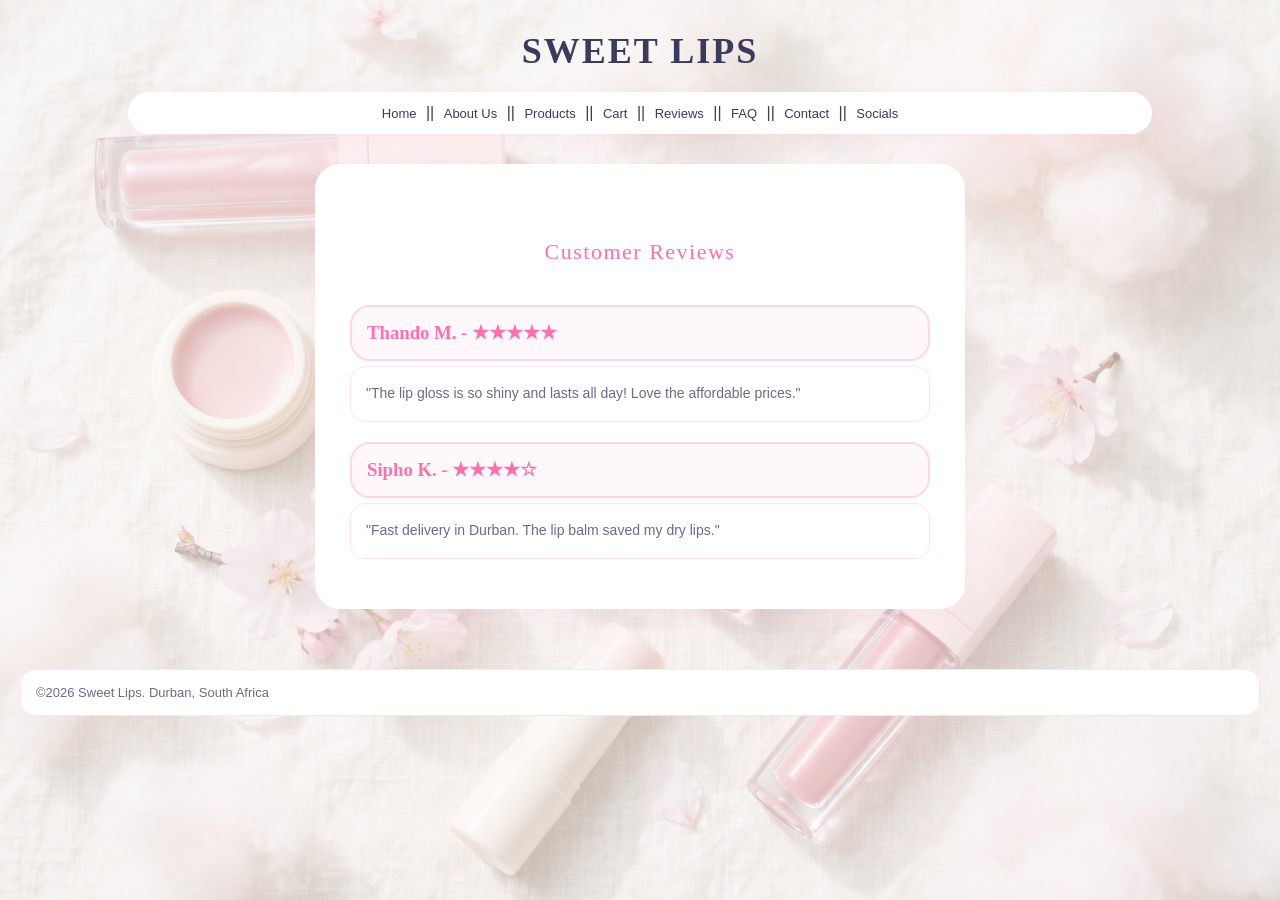
<file: reviews.html>
<!DOCTYPE html>
<html lang="en">
<head>
  <meta charset="UTF-8">
  <meta name="viewport" content="width=device-width, initial-scale=1.0">
  <title>Sweet Lips - Reviews</title>
  <link rel="stylesheet" href="css/style.css"> 
</head>
<body class="reviews-page">
  <header>
    <h1>SWEET LIPS</h1>
    <nav>
      <a href="index.html">Home</a> ||
      <a href="about.html">About Us</a> ||
      <a href="products.html">Products</a> ||
      <a href="cart.html">Cart</a> ||
      <a href="reviews.html">Reviews</a> ||
      <a href="faq.html">FAQ</a> ||
      <a href="contact.html">Contact</a> ||
      <a href="social.html">Socials</a>
    </nav>
  </header>
  <main>
    <h2>Customer Reviews</h2>
    <h3>Thando M. - ★★★★★</h3>
    <p>"The lip gloss is so shiny and lasts all day! Love the affordable prices."</p>
    <h3>Sipho K. - ★★★★☆</h3>
    <p>"Fast delivery in Durban. The lip balm saved my dry lips."</p>
  </main>
  <footer>
    <p>&copy;2026 Sweet Lips. Durban, South Africa</p>
  </footer>
</body>
</html>
</file>
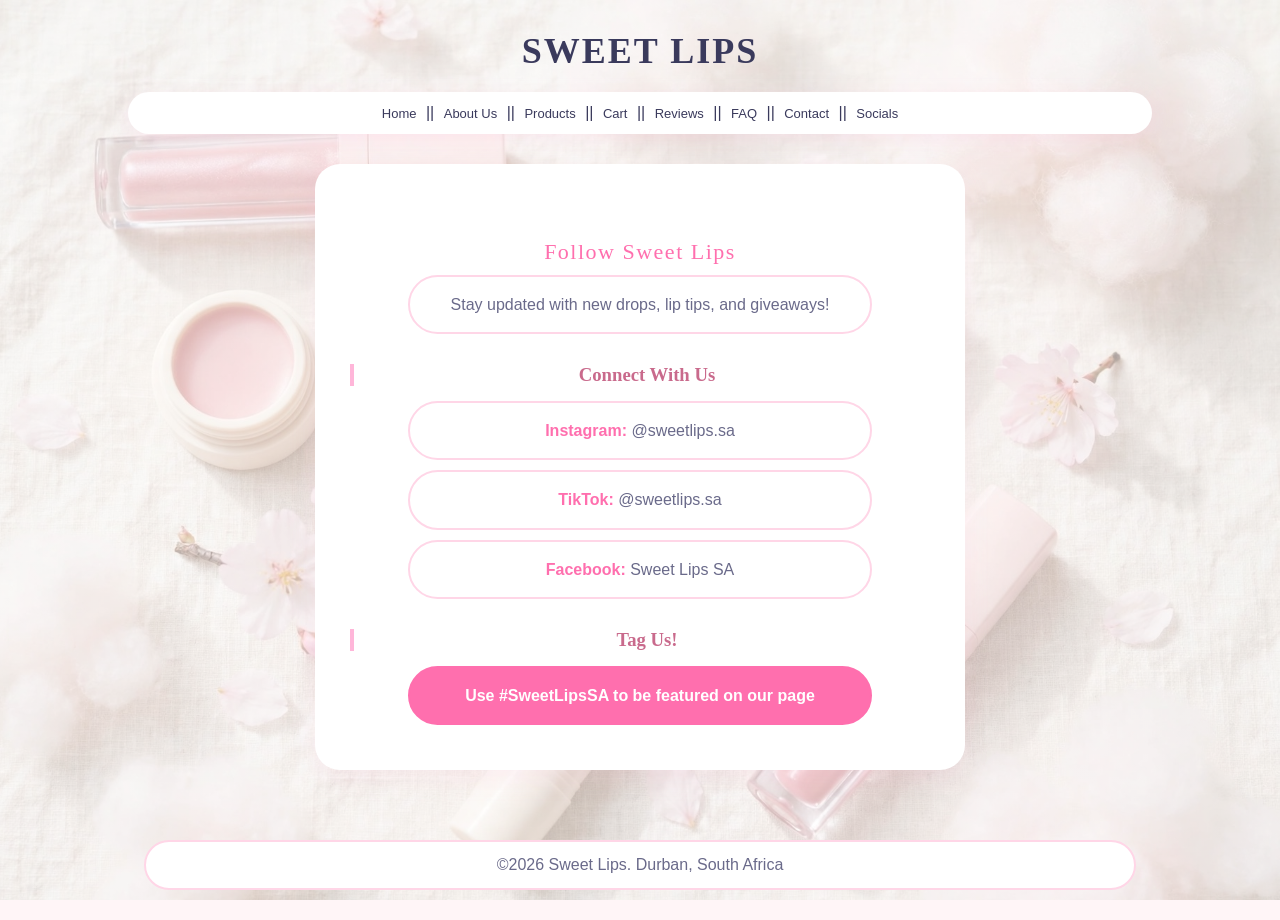
<file: social.html>
<!DOCTYPE html>
<html lang="en">
<head>
  <meta charset="UTF-8">
  <meta name="viewport" content="width=device-width, initial-scale=1.0">
  <title>Sweet Lips - Socials</title>
  <link rel="stylesheet" href="css/style.css"> 
</head>
<body class="social-page">
  <header>
    <h1>SWEET LIPS</h1>
    <nav>
      <a href="index.html">Home</a> ||
      <a href="about.html">About Us</a> ||
      <a href="products.html">Products</a> ||
      <a href="cart.html">Cart</a> ||
      <a href="reviews.html">Reviews</a> ||
      <a href="faq.html">FAQ</a> ||
      <a href="contact.html">Contact</a> ||
      <a href="social.html">Socials</a>
    </nav>
  </header>
  <main>
    <h2>Follow Sweet Lips</h2>
    <p>Stay updated with new drops, lip tips, and giveaways!</p>
   
    <h3>Connect With Us</h3>
    <p><b>Instagram:</b> @sweetlips.sa</p>
    <p><b>TikTok:</b> @sweetlips.sa</p>
    <p><b>Facebook:</b> Sweet Lips SA</p>
   
    <h3>Tag Us!</h3>
    <p>Use #SweetLipsSA to be featured on our page </p>
  </main>
  <footer>
    <p>&copy;2026 Sweet Lips. Durban, South Africa</p>
  </footer>
</body>
</html>
</file>
<file: css/style.css>
* { margin:0; padding:0; box-sizing:border-box; }
/* SWEET LIPS Homepage styling*/
body{
    background-color: #FFF7FB;
    color: #3A3A5C;
    font-family: 'Poppins', Arial,sans-serif;
    margin:0;
    padding:0;
}
h1{
    color: #3A3A5C;
    font-family: georgia,serif;
    font-size: 36px;
    letter-spacing: 2px;
    margin-top: 40px;
    margin-bottom: 5px;
}
h2{
    color: #6a6a8a;
    font-size: 18px;
    letter-spacing: 1.5px;
    font-weight: 500;
    margin-bottom: 20px;
}
/* Navegation*/
nav{
    background-color: white;
    padding: 15px 20px;
    border-radius: 30px;
    width: 80%;
    margin: 20px auto;
    box-shadow: 0 5px 20px rgb(255,185,217,0.2);

}nav a{
    text-decoration: none;
    color: #3A3A5C;
    font-size: 14PX;
    margin: 0 8px;
    font-weight: 500;
}
nav a:hover{
    color: #FFB6D9;
}
main p{
    font-size: 15px;
    color: #6a6a8a;
    margin-top: 25px;
}
main a{
    display: inline-block;
    background-color: #3A3A5C;
    color: white;
    padding: 12px 35px;
    border-radius: 25px;
    text-decoration: none;
    font-weight: bold;
    margin: 15px 0;
}
main a:hover{
    background-color: #FFB6D9;
    color: #3A3A5C;
}
.home-pic{
    width: 250px;
    border-radius: 20px;
    margin-top: 20px;
    display: block;
    box-shadow: 0 10px 25px rgb(197,180,255, 0.4);
}
h2:last-of-type{
    margin: 40px;
    font-size: 22px;
    color: #3A3A5C;
}
ul{
    list-style: none;
    padding: 0;
    display: flex;
    justify-content: center;
    gap:15px;
    flex-wrap: wrap;
    width: 80%;
    margin: 20px auto;
}
ul li{
    background: white;
    padding: 15px 25px;
    border-radius: 15px;
    border-left: 5px solid #FFB6D9;
    font-size: 14px;
    box-shadow: 0 4px 10px rgba(0,0,0,0.05);
}
body{
  background-color: #FFF7FB;
  color: #3A3A5C;
  font-family: 'Poppins', sans-serif;
  margin:0;
  padding:0;
  text-align: center;
}

header h1{
  font-family: Georgia, serif;
  letter-spacing: 2px;
  margin-top:30px;
  color: #3A3A5C;
}

header nav{
  background: white;
  width: 80%;
  margin: 20px auto;
  padding: 12px;
  border-radius: 30px;
  box-shadow: 0 5px 20px rgba(255,182,217,0.2);
}
header nav a{
  text-decoration: none;
  color: #3A3A5C;
  font-size: 13px;
  margin: 0 5px;
}
header nav a:hover{
  color: #FFB6D9;
}

/* Main content */
main{
  width: 80%;
  max-width: 800px;
  margin: 0 auto;
  text-align: left;
  background: white;
  padding: 35px;
  border-radius: 25px;
  box-shadow: 0 8px 25px rgba(255,182,217,0.15);
}

main h2{
  text-align: center;
  font-family: Georgia, serif;
  color: #FFB6D9;
  font-size: 28px;
}

main h3{
  color: #3A3A5C;
  margin-top: 25px;
  border-left: 4px solid #FFB6D9;
  padding-left: 10px;
}

main p{
  font-size: 14px;
  line-height: 1.7;
  color: #6a6a8a;
}
main ul{
  list-style: none;
  padding: 0;
}
main ul li{
  background: #FFF7FB;
  padding: 10px 15px;
  margin: 8px 0;
  border-radius: 12px;
  font-size: 14px;
}
.about-pic{
  width: 180px;
  height: 180px;
  object-fit: cover;
  border-radius: 15px;
  display: block;
  margin: 15px auto;
  border: 4px solid #FFD6E8;
  box-shadow: 0 5px 15px rgba(255,182,217,0.4);
}

/* Footer */
footer{
  margin-top: 40px;
  padding: 20px;
  font-size: 13px;
  color: #6a6a8a;
}

main{
  width: 90%;
  margin: 20px auto;
  text-align: center;
}
main img{
  border-radius: 10px;
  box-shadow: 0 8px 20px rgba(255,182,217,0.3);
  margin: 10px 0;
  object-fit: cover;
}

main h3{
  color: #3A3A5C;
  font-family: Georgia, serif;
  margin-top: 30px;
}
main a{
  display: inline-block;
  background: #3A3A5C;
  color: white;
  padding: 8px 18px;
  border-radius: 20px;
  text-decoration: none;
  font-size: 13px;
  margin: 10px 0 20px 0;
}
main a:hover{
  background: #FFB6D9;
}
.cart-page main{
  width:85%; max-width:500px; margin:40px auto;
  background:#fff8fb; padding:30px;
  border-radius:30px; border:2px solid #ffd6e7;
  text-align:center;
  box-shadow:0 8px 20px rgba(255,182,217,0.2);
}
.cart-page main h2{color:#ff6fae;}
.cart-page main p{
  background:white; padding:15px; border-radius:15px;
  border:1px solid #ffe4ef;
}
.cart-page main a{
  background:#ffb6d9; color:white !important;
  padding:12px 30px; border-radius:50px;
  text-decoration:none; display:inline-block; font-weight:bold;
}
.reviews-page main{
  width:90%; max-width:650px; margin:30px auto;
  text-align:center;
}
.reviews-page h2{ color:#ff6fae; }
.reviews-page h3{
  background:#fff8fb; border:2px solid #ffd6e7;
  padding:15px; border-radius:20px;
  margin:20px auto 5px; text-align:left;
  color:#ff6fae;
}
.reviews-page p{
  background:white; border:1px solid #ffe4ef;
  padding:15px; border-radius:15px;
  margin:0 auto 15px; text-align:left;
}
.faq-page main{
  width: 90%;
  max-width: 650px;
  margin: 30px auto;
  text-align: center;
}

.faq-page h2{
  color: #ff6fae;
  margin-bottom: 25px;
}

.faq-page h3{
  background: #fff8fb;
  border: 2px solid #ffd6e7;
  padding: 15px 20px;
  border-radius: 20px 20px 0 0;
  margin: 20px auto 0;
  text-align: left;
  color: #ff6fae;
  font-size: 17px;
}

.faq-page p{
  background: white;
  border: 1px solid #ffe4ef;
  border-top: none;
  padding: 15px 20px;
  border-radius: 0 0 15px 15px;
  margin: 0 auto 20px;
  text-align: left;
  line-height: 1.5;
}
.faq-page main{ width:90%; max-width:650px; margin:30px auto; text-align:center; }
.faq-page h2{ color:#ff8da1; margin-bottom:25px; }

.faq-page h3{
  background:#fff0f3; /* lighter peach pink */
  border:2px dashed #ffb3c6;
  padding:14px 20px;
  border-radius:25px;
  margin:20px auto 0;
  text-align:left;
  color:#ff4d6d;
  font-size:16px;
}
.faq-page p{
  background:#fffafb;
  border:1px solid #ffc2d1;
  border-top:none;
  padding:14px 20px;
  border-radius:0 0 20px 20px;
  margin:0 auto 20px;
  text-align:left;
}

.contact-page main{ width:90%; max-width:650px; margin:30px auto; text-align:center; }
.contact-page h2{ color:#c96a8c; margin-bottom:10px; }

.contact-page h3{
  background:#fde2e8;
  border-left:6px solid #e598b0;
  border-right:2px solid #fde2e8;
  border-top:2px solid #fde2e8;
  border-bottom:2px solid #fde2e8;
  padding:12px 18px;
  border-radius:0 15px 15px 0;
  margin:25px auto 10px;
  color:#a8486b;
  text-align:left;
}

.contact-page p{
  background:white;
  border-left:3px solid #f6c1cc;
  padding:12px 18px;
  border-radius:10px;
  margin:8px auto;
  text-align:left;
}
.contact-page p b{ color:#c96a8c; }
.social-page main{
  width:90%; max-width:650px;
  margin:30px auto;
  text-align:center;
}

.social-page h2{ color:#ff6fae; margin-bottom:5px; }
.social-page h3{
  color:#c96a8c;
  margin-top:30px;
  margin-bottom:15px;
}

.social-page p{
  background:white;
  border:2px solid #ffd6e7;
  padding:14px 20px;
  border-radius:50px;
  margin:10px auto;
  width:80%;
  font-size:16px;
  transition:0.2s;
}

.social-page p:hover{
  background:#fff0f5;
  transform:scale(1.03);
}

.social-page p b{ color:#ff6fae; }

.social-page main p:last-of-type{
  background:#ff6fae;
  color:white;
  border-color:#ff6fae;
  font-weight:bold;
}
.social-page main p:last-of-type b{ color:white; }

body {
  background-image:linear-gradient(rgba(255,255,255,0.60), rgba(255,255,255,0.60)),  url('../images/picc1.jpeg');
  background-size: cover;
  background-position: center right;
  background-attachment: fixed;
  background-repeat: no-repeat;
  background-color: #fff5f7;
}

@media (max-width: 768px) {
  nav { flex-direction: column; gap:1em; }
  .products { grid-template-columns: repeat(2, 1fr); }
}


@media (max-width: 480px) {
  .products { grid-template-columns: 1fr; }
  h1 { font-size: 1.4rem; }
}

img { max-width:100%; height:auto; }
button:hover { background:white; color:#e8a0b0; }
button:focus { outline:3px solid #ffb6c1; }
button:active { transform:scale(0.98); }

@media (max-width: 768px){
  body{
    background-attachment: scroll;
    background-position: center center;
  }
}
</file>
